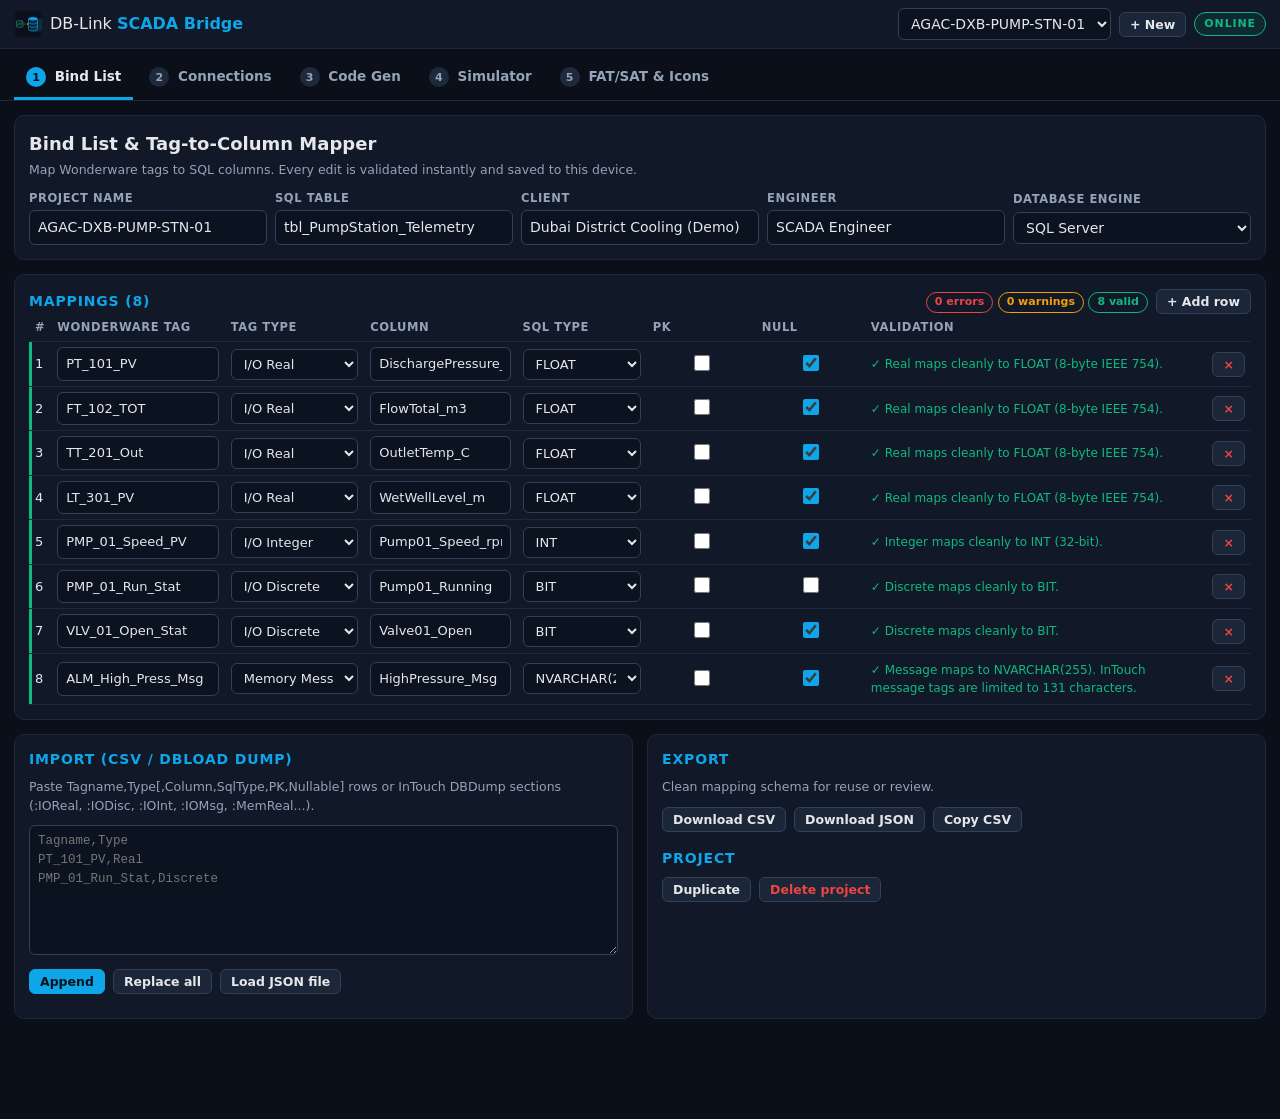
<file: index.html>
<!doctype html>
<html lang="en">
<head>
<meta charset="utf-8">
<meta name="viewport" content="width=device-width, initial-scale=1, viewport-fit=cover">
<title>DB-Link SCADA Bridge</title>
<meta name="description" content="Wonderware / AVEVA SQL integration toolkit: tag-to-column mapping, script generation, storage estimation and FAT/SAT docs.">
<meta name="theme-color" content="#0EA5E9">
<link rel="manifest" href="manifest.webmanifest">
<link rel="icon" type="image/svg+xml" href="favicon.svg">
<link rel="icon" type="image/png" sizes="32x32" href="icons/favicon-32x32.png">
<link rel="icon" type="image/png" sizes="16x16" href="icons/favicon-16x16.png">
<meta name="mobile-web-app-capable" content="yes">
<meta name="apple-mobile-web-app-capable" content="yes">
<meta name="apple-mobile-web-app-status-bar-style" content="black-translucent">
<meta name="apple-mobile-web-app-title" content="DB-Link SCADA">
<link rel="apple-touch-icon" href="icons/apple-touch-icon.png">
<link rel="apple-touch-icon" sizes="152x152" href="icons/icon-152.png">
<link rel="apple-touch-icon" sizes="192x192" href="icons/icon-192.png">
<link rel="stylesheet" href="css/styles.css">
</head>
<body>
<header class="topbar">
  <div class="brand"><img src="favicon.svg" alt="" width="28" height="28"><span>DB-Link <b>SCADA Bridge</b></span></div>
  <div class="top-controls">
    <label class="sr-only" for="projectSelect">Active project</label>
    <select id="projectSelect" title="Active project"></select>
    <button class="btn small" id="newProjectBtn" title="New project">+ New</button>
    <span id="netBadge" class="badge online">ONLINE</span>
    <button class="btn primary small" id="installBtn" hidden>Install App</button>
  </div>
</header>
<div id="updateBar" class="update-bar" hidden>New version available. <button class="btn small" id="updateBtn">Reload</button></div>

<nav class="nav" id="nav">
  <button data-mod="mapper" class="active"><span>1</span> Bind List</button>
  <button data-mod="conn"><span>2</span> Connections</button>
  <button data-mod="code"><span>3</span> Code Gen</button>
  <button data-mod="sim"><span>4</span> Simulator</button>
  <button data-mod="docs"><span>5</span> FAT/SAT &amp; Icons</button>
</nav>

<main>
  <section id="mod-mapper" class="module active"></section>
  <section id="mod-conn" class="module"></section>
  <section id="mod-code" class="module"></section>
  <section id="mod-sim" class="module"></section>
  <section id="mod-docs" class="module"></section>
</main>
<div id="toast" class="toast" role="status"></div>

<script src="js/scada-engine.js"></script>
<script src="js/icon-generator.js"></script>
<script src="js/app.js"></script>
</body>
</html>
</file>
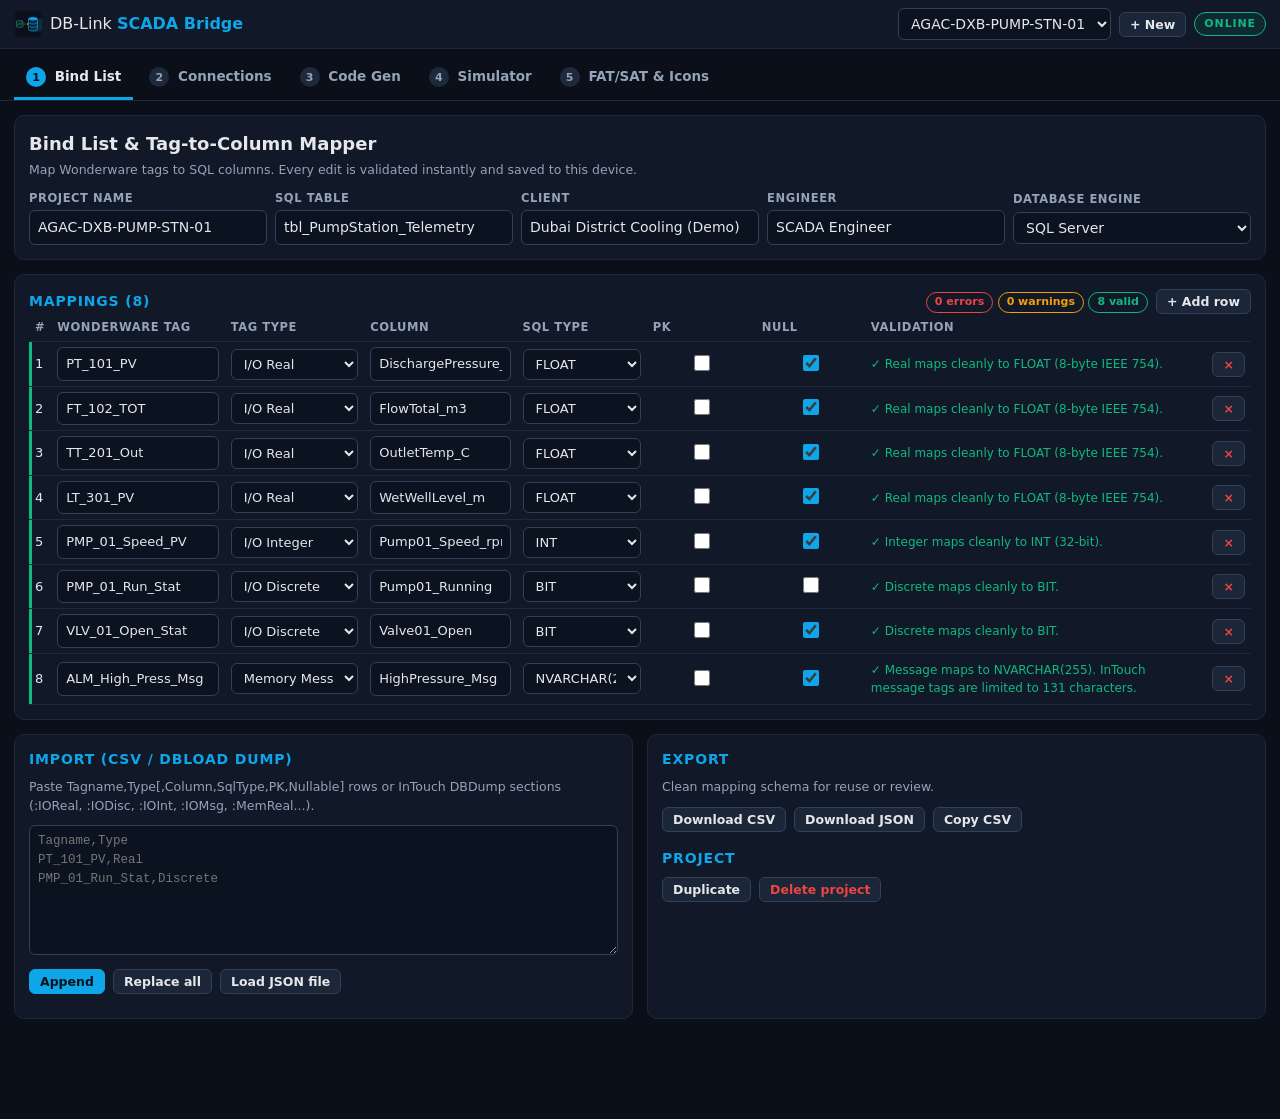
<file: DBLink_SCADA_Bridge_preview.html>
<!doctype html>
<html lang="en">
<head>
<meta charset="utf-8">
<meta name="viewport" content="width=device-width, initial-scale=1, viewport-fit=cover">
<title>DB-Link SCADA Bridge</title>
<meta name="description" content="Wonderware / AVEVA SQL integration toolkit: tag-to-column mapping, script generation, storage estimation and FAT/SAT docs.">
<meta name="theme-color" content="#0EA5E9">
<meta name="mobile-web-app-capable" content="yes">
<meta name="apple-mobile-web-app-capable" content="yes">
<meta name="apple-mobile-web-app-status-bar-style" content="black-translucent">
<meta name="apple-mobile-web-app-title" content="DB-Link SCADA">
<style>
/* DB-Link SCADA Bridge - ISA-101 inspired dark HMI theme */
:root{
  --bg:#0B0F19; --card:#111827; --bd:#1E293B; --bd2:#334155;
  --cy:#0EA5E9; --am:#F59E0B; --gn:#10B981; --rd:#EF4444;
  --tx:#E5E7EB; --mut:#94A3B8;
  --mono:"JetBrains Mono","Fira Code",ui-monospace,Consolas,monospace;
  --sans:Inter,system-ui,-apple-system,"Segoe UI",Roboto,sans-serif;
}
*{box-sizing:border-box}
html,body{margin:0;background:var(--bg);color:var(--tx);font:14px/1.5 var(--sans);-webkit-text-size-adjust:100%}
body{padding-top:env(safe-area-inset-top);min-height:100vh;padding-bottom:72px}
.sr-only{position:absolute;width:1px;height:1px;overflow:hidden;clip:rect(0 0 0 0)}
h2{font-size:18px;margin:0 0 4px}
h3{font-size:14px;margin:0 0 8px;color:var(--cy);text-transform:uppercase;letter-spacing:.06em}
p.hint,.hint{color:var(--mut);font-size:12.5px;margin:2px 0 10px}
code,pre,textarea.code,.mono{font-family:var(--mono)}

/* top bar */
.topbar{position:sticky;top:0;z-index:20;display:flex;flex-wrap:wrap;gap:8px;align-items:center;justify-content:space-between;
  background:var(--card);border-bottom:1px solid var(--bd);padding:8px 14px;padding-top:calc(8px + env(safe-area-inset-top))}
.brand{display:flex;align-items:center;gap:8px;font-weight:500;font-size:16px}
.brand b{color:var(--cy)}
.top-controls{display:flex;gap:8px;align-items:center;flex-wrap:wrap}
.badge{font-size:11px;font-weight:800;letter-spacing:.08em;padding:3px 9px;border-radius:999px;border:1px solid}
.badge.online{color:var(--gn);border-color:var(--gn);background:rgba(16,185,129,.1)}
.badge.offline{color:var(--am);border-color:var(--am);background:rgba(245,158,11,.1)}
.update-bar{background:var(--am);color:#111;padding:6px 14px;font-weight:600}

/* controls */
select,input,textarea{background:#0B1220;color:var(--tx);border:1px solid var(--bd2);border-radius:6px;padding:6px 8px;font:inherit;max-width:100%}
select:focus,input:focus,textarea:focus,.btn:focus-visible,button:focus-visible{outline:2px solid var(--cy);outline-offset:1px}
input[type=checkbox]{width:16px;height:16px;accent-color:var(--cy)}
.btn{background:#1B2638;color:var(--tx);border:1px solid var(--bd2);border-radius:6px;padding:8px 14px;font-weight:600;cursor:pointer;font-family:inherit}
.btn:hover{border-color:var(--cy)}
.btn.primary{background:var(--cy);border-color:var(--cy);color:#03131d}
.btn.danger{color:var(--rd)}
.btn.small{padding:4px 10px;font-size:12.5px}
.btn[hidden]{display:none}

/* nav */
.nav{display:flex;gap:4px;padding:8px 14px 0;overflow-x:auto;border-bottom:1px solid var(--bd);background:var(--bg)}
.nav button{background:none;border:0;border-bottom:3px solid transparent;color:var(--mut);padding:10px 12px;cursor:pointer;font-weight:600;white-space:nowrap;font-family:inherit;font-size:13.5px}
.nav button span{display:inline-grid;place-items:center;width:20px;height:20px;border-radius:50%;background:var(--bd);font-size:11px;margin-right:4px}
.nav button.active{color:var(--tx);border-bottom-color:var(--cy)}
.nav button.active span{background:var(--cy);color:#03131d}

main{padding:14px;max-width:1280px;margin:0 auto}
.module{display:none}
.module.active{display:block}
.card{background:var(--card);border:1px solid var(--bd);border-radius:10px;padding:14px;margin-bottom:14px}
.grid{display:grid;gap:14px}
.g2{grid-template-columns:repeat(auto-fit,minmax(320px,1fr))}
.g3{grid-template-columns:repeat(auto-fit,minmax(220px,1fr))}
.row{display:flex;gap:8px;flex-wrap:wrap;align-items:center}
.field{display:flex;flex-direction:column;gap:3px;min-width:140px;flex:1}
.field label{font-size:11.5px;color:var(--mut);font-weight:600;text-transform:uppercase;letter-spacing:.05em}
.field input,.field select{width:100%}

/* table */
.tbl-wrap{overflow-x:auto}
table{width:100%;border-collapse:collapse;font-size:13px}
th,td{padding:5px 6px;border-bottom:1px solid var(--bd);text-align:left;vertical-align:middle}
th{color:var(--mut);font-size:11.5px;text-transform:uppercase;letter-spacing:.05em;white-space:nowrap}
td input,td select{width:100%;min-width:90px}
td.chk{text-align:center;width:60px}
tr.lvl-err td:first-child{box-shadow:inset 3px 0 var(--rd)}
tr.lvl-warn td:first-child{box-shadow:inset 3px 0 var(--am)}
tr.lvl-ok td:first-child{box-shadow:inset 3px 0 var(--gn)}
.issue{font-size:12px;padding:2px 0}
.issue.err{color:var(--rd)} .issue.warn{color:var(--am)} .issue.ok{color:var(--gn)}
.pill{display:inline-block;font-size:11px;font-weight:700;padding:1px 8px;border-radius:999px;border:1px solid}
.pill.err{color:var(--rd);border-color:var(--rd)} .pill.warn{color:var(--am);border-color:var(--am)} .pill.ok{color:var(--gn);border-color:var(--gn)}

/* code */
pre.codeblock{background:#070B14;border:1px solid var(--bd);border-radius:8px;padding:12px;overflow:auto;max-height:560px;margin:0;font-size:12.5px;line-height:1.5;tab-size:2;white-space:pre}
.tk-k{color:#38BDF8;font-weight:600} .tk-s{color:#86EFAC} .tk-c{color:#64748B;font-style:italic} .tk-n{color:#FBBF24}
textarea.code{width:100%;min-height:130px;font-size:12.5px}
.tabs{display:flex;gap:6px;flex-wrap:wrap;margin-bottom:10px}
.tabs button{background:var(--bd);border:1px solid var(--bd2);color:var(--mut);padding:6px 12px;border-radius:6px;cursor:pointer;font-weight:600;font-family:inherit}
.tabs button.active{background:var(--cy);color:#03131d;border-color:var(--cy)}
.alert{border-left:4px solid var(--am);background:rgba(245,158,11,.08);padding:8px 12px;border-radius:4px;font-size:12.5px;margin:8px 0}
.alert.err{border-color:var(--rd);background:rgba(239,68,68,.08)}
.alert.ok{border-color:var(--gn);background:rgba(16,185,129,.08)}

/* stats */
.stat{background:#0B1220;border:1px solid var(--bd);border-radius:8px;padding:10px}
.stat .v{font:700 20px var(--mono);color:var(--cy)}
.stat .l{font-size:11.5px;color:var(--mut);text-transform:uppercase;letter-spacing:.05em}

/* sim */
.live{display:grid;grid-template-columns:repeat(auto-fill,minmax(190px,1fr));gap:8px}
.live .tagbox{background:#0B1220;border:1px solid var(--bd);border-radius:8px;padding:8px}
.live .tagbox .n{font:12px var(--mono);color:var(--mut)}
.live .tagbox .val{font:700 18px var(--mono)}
.led{display:inline-block;width:12px;height:12px;border-radius:50%;background:#374151;margin-right:6px;vertical-align:middle}
.led.on{background:var(--gn);box-shadow:0 0 8px var(--gn)}
.checklist{list-style:none;padding:0;margin:0}
.checklist li{padding:8px 0;border-bottom:1px solid var(--bd)}
.checklist label{display:flex;gap:8px;align-items:flex-start;cursor:pointer}
.checklist b{color:var(--am)}

/* icons */
.icon-grid{display:flex;gap:10px;flex-wrap:wrap}
.icon-grid figure{margin:0;text-align:center;font-size:11px;color:var(--mut)}
.icon-grid canvas{background:repeating-conic-gradient(#1E293B 0 25%,#0B0F19 0 50%) 0 0/12px 12px;border-radius:8px;display:block;margin:0 auto 3px;max-width:96px;max-height:96px}

.toast{position:fixed;left:50%;bottom:84px;transform:translate(-50%,20px);background:var(--cy);color:#03131d;font-weight:700;padding:8px 16px;border-radius:8px;opacity:0;pointer-events:none;transition:.2s;z-index:50}
.toast.show{opacity:1;transform:translate(-50%,0)}

/* mobile: bottom nav */
@media (max-width:720px){
  .nav{position:fixed;bottom:0;left:0;right:0;z-index:30;border-top:1px solid var(--bd);border-bottom:0;background:var(--card);padding:0 4px env(safe-area-inset-bottom);justify-content:space-between}
  .nav button{flex:1;padding:10px 2px;font-size:11px;border-bottom:0;border-top:3px solid transparent;text-align:center}
  .nav button.active{border-top-color:var(--cy)}
  .nav button span{display:block;margin:0 auto 2px}
}

/* print: FAT/SAT report only */
@media print{
  body{background:#fff;color:#000;padding:0}
  .topbar,.nav,.toast,.update-bar,.no-print,.module:not(.active){display:none !important}
  .card{border:0;background:#fff;padding:0}
  #fatPreview{display:block !important;color:#000;font-size:11pt}
  #fatPreview table{border:1px solid #444}
  #fatPreview th,#fatPreview td{border:1px solid #444;color:#000}
}

</style>
</head>
<body>
<header class="topbar">
  <div class="brand"><img src="[data-uri]" alt="" width="28" height="28"><span>DB-Link <b>SCADA Bridge</b></span></div>
  <div class="top-controls">
    <label class="sr-only" for="projectSelect">Active project</label>
    <select id="projectSelect" title="Active project"></select>
    <button class="btn small" id="newProjectBtn" title="New project">+ New</button>
    <span id="netBadge" class="badge online">ONLINE</span>
    <button class="btn primary small" id="installBtn" hidden>Install App</button>
  </div>
</header>
<div id="updateBar" class="update-bar" hidden>New version available. <button class="btn small" id="updateBtn">Reload</button></div>

<nav class="nav" id="nav">
  <button data-mod="mapper" class="active"><span>1</span> Bind List</button>
  <button data-mod="conn"><span>2</span> Connections</button>
  <button data-mod="code"><span>3</span> Code Gen</button>
  <button data-mod="sim"><span>4</span> Simulator</button>
  <button data-mod="docs"><span>5</span> FAT/SAT &amp; Icons</button>
</nav>

<main>
  <section id="mod-mapper" class="module active"></section>
  <section id="mod-conn" class="module"></section>
  <section id="mod-code" class="module"></section>
  <section id="mod-sim" class="module"></section>
  <section id="mod-docs" class="module"></section>
</main>
<div id="toast" class="toast" role="status"></div>

<script>
/* DB-Link SCADA Bridge - engine: validator, parsers, code generators, estimators.
   Pure functions, no DOM access (testable in Node). */
(function (root) {
  'use strict';

  const TAG_TYPES = ['I/O Real', 'I/O Integer', 'I/O Discrete', 'Memory Message', 'ArchestrA Attribute'];
  const SQL_TYPES = ['FLOAT', 'INT', 'BIT', 'NVARCHAR(255)', 'DATETIME2'];
  const INTOUCH_LIMIT = 131; // max characters in an InTouch QuickScript string literal
  const INTOUCH_TAG_LIMIT = 32;

  /* ---------- helpers ---------- */
  const isIdent = (s) => /^[A-Za-z_][A-Za-z0-9_]*$/.test(s || '');
  const q = (s) => '[' + String(s).replace(/]/g, ']]') + ']';
  const esc = (s) => String(s).replace(/&/g, '&amp;').replace(/</g, '&lt;').replace(/>/g, '&gt;');
  const csvCell = (v) => { v = String(v == null ? '' : v); return /[",\n]/.test(v) ? '"' + v.replace(/"/g, '""') + '"' : v; };

  /* ---------- type compatibility ---------- */
  // [level, message]; level: ok | warn | err
  const COMPAT = {
    'I/O Real': {
      FLOAT: ['ok', 'Real maps cleanly to FLOAT (8-byte IEEE 754).'],
      INT: ['warn', 'Real to INT truncates fractional values; scaling or rounding is lost.'],
      BIT: ['err', 'Real cannot map to BIT: analog values collapse to 0/1. Use FLOAT or a discrete tag.'],
      'NVARCHAR(255)': ['warn', 'Real stored as text: breaks numeric aggregation and range indexes. Prefer FLOAT.'],
      DATETIME2: ['err', 'Real cannot map to DATETIME2.']
    },
    'I/O Integer': {
      FLOAT: ['warn', 'Integer widened to FLOAT: valid but wastes space and risks precision on large counters.'],
      INT: ['ok', 'Integer maps cleanly to INT (32-bit).'],
      BIT: ['warn', 'Integer to BIT loses all values except 0/non-zero.'],
      'NVARCHAR(255)': ['warn', 'Integer stored as text: no numeric indexing; use INT.'],
      DATETIME2: ['err', 'Integer cannot map to DATETIME2.']
    },
    'I/O Discrete': {
      FLOAT: ['warn', 'Discrete stored as FLOAT: use BIT.'],
      INT: ['warn', 'Discrete stored as INT: acceptable, but BIT is smaller and clearer.'],
      BIT: ['ok', 'Discrete maps cleanly to BIT.'],
      'NVARCHAR(255)': ['warn', 'Discrete stored as text: use BIT.'],
      DATETIME2: ['err', 'Discrete cannot map to DATETIME2.']
    },
    'Memory Message': {
      FLOAT: ['err', 'Message (string) cannot map to FLOAT.'],
      INT: ['err', 'Message (string) cannot map to INT.'],
      BIT: ['err', 'Message (string) cannot map to BIT.'],
      'NVARCHAR(255)': ['ok', 'Message maps to NVARCHAR(255). InTouch message tags are limited to 131 characters.'],
      DATETIME2: ['warn', 'Message to DATETIME2 requires a parseable date string; conversion errors likely.']
    },
    'ArchestrA Attribute': {
      FLOAT: ['warn', 'Confirm the attribute is Float/Double in the IDE; numeric attributes of other types will cast.'],
      INT: ['warn', 'Confirm the attribute is Integer in the IDE.'],
      BIT: ['warn', 'Confirm the attribute is Boolean in the IDE.'],
      'NVARCHAR(255)': ['ok', 'String attributes map to NVARCHAR(255).'],
      DATETIME2: ['ok', 'Time attributes map to DATETIME2 (use UTC to avoid DST gaps).']
    }
  };

  function validateRow(m, all) {
    const issues = [];
    const c = (COMPAT[m.tagType] || {})[m.sqlType];
    if (c) issues.push({ level: c[0], msg: c[1] });
    else issues.push({ level: 'err', msg: 'Unknown tag or SQL type combination.' });
    if (!m.tag) issues.push({ level: 'err', msg: 'Tagname is empty.' });
    if (!isIdent(m.col)) issues.push({ level: 'err', msg: 'Column name must be a valid identifier (letters, digits, underscore; no leading digit).' });
    if (m.tag && m.tag.length > INTOUCH_TAG_LIMIT && /^I\/O|^Memory/.test(m.tagType)) issues.push({ level: 'warn', msg: 'InTouch tagnames are limited to ' + INTOUCH_TAG_LIMIT + ' characters.' });
    if (m.pk && m.nullable) issues.push({ level: 'err', msg: 'A primary key column cannot be nullable.' });
    if (m.pk && /^NVARCHAR/.test(m.sqlType)) issues.push({ level: 'warn', msg: 'NVARCHAR primary key: wide, fragmenting clustered key. Prefer an IDENTITY surrogate plus a time index.' });
    if (m.pk && m.sqlType === 'FLOAT') issues.push({ level: 'warn', msg: 'FLOAT primary key: equality on floating point is unreliable.' });
    if (m.col && all.filter((x) => (x.col || '').toLowerCase() === m.col.toLowerCase()).length > 1) issues.push({ level: 'err', msg: 'Duplicate column name.' });
    if (m.tag && all.filter((x) => (x.tag || '').toLowerCase() === m.tag.toLowerCase()).length > 1) issues.push({ level: 'warn', msg: 'Tag is mapped more than once.' });
    return issues;
  }

  function validate(tags) {
    return tags.map((m) => {
      const issues = validateRow(m, tags);
      const level = issues.some((i) => i.level === 'err') ? 'err' : issues.some((i) => i.level === 'warn') ? 'warn' : 'ok';
      return { level, issues };
    });
  }

  /* ---------- CSV / JSON import-export ---------- */
  function parseCSVLine(line) {
    const out = []; let cur = ''; let inq = false;
    for (let i = 0; i < line.length; i++) {
      const ch = line[i];
      if (inq) {
        if (ch === '"' && line[i + 1] === '"') { cur += '"'; i++; }
        else if (ch === '"') inq = false;
        else cur += ch;
      } else if (ch === '"') inq = true;
      else if (ch === ',' || ch === '\t') { out.push(cur); cur = ''; }
      else cur += ch;
    }
    out.push(cur);
    return out.map((s) => s.trim());
  }

  function guessTagType(raw) {
    const s = (raw || '').toLowerCase();
    if (/discrete|bool|bit/.test(s)) return 'I/O Discrete';
    if (/real|float|double|analog/.test(s)) return 'I/O Real';
    if (/int|long|short|word/.test(s)) return 'I/O Integer';
    if (/message|string|text|msg/.test(s)) return 'Memory Message';
    if (/attr|archestra|\./.test(s)) return 'ArchestrA Attribute';
    return 'I/O Real';
  }
  const defaultSql = (tt) => ({ 'I/O Real': 'FLOAT', 'I/O Integer': 'INT', 'I/O Discrete': 'BIT', 'Memory Message': 'NVARCHAR(255)', 'ArchestrA Attribute': 'FLOAT' }[tt]);
  const toColumn = (tag) => { let c = String(tag).replace(/[^A-Za-z0-9_]/g, '_'); if (/^\d/.test(c)) c = 'T_' + c; return c; };

  /* Accepts the InTouch DBLoad/DBDump ":IOReal" style sections, or a plain CSV
     (Tagname, Type, [Column], [SqlType], [PK], [Nullable]) with optional header. */
  function parseTagCSV(text) {
    const rows = []; const errors = [];
    const lines = String(text || '').split(/\r?\n/).map((l) => l.trim()).filter(Boolean);
    let section = null;
    lines.forEach((line, idx) => {
      const sec = line.match(/^:(\w+)/);
      if (sec) {
        const s = sec[1].toLowerCase();
        if (/^io(real|int|disc|msg)/.test(s) || /^mem(real|int|disc|msg)/.test(s)) {
          section = /real/.test(s) ? 'I/O Real' : /int/.test(s) ? 'I/O Integer' : /disc/.test(s) ? 'I/O Discrete' : 'Memory Message';
        } else section = null;
        return;
      }
      const cells = parseCSVLine(line);
      if (/^tag(name)?$/i.test(cells[0])) return; // header
      if (!cells[0]) { errors.push('Line ' + (idx + 1) + ': empty tagname.'); return; }
      let tagType; let rest;
      if (section) { tagType = section; rest = cells.slice(1); }
      else {
        tagType = TAG_TYPES.includes(cells[1]) ? cells[1] : guessTagType(cells[1]);
        rest = cells.slice(2);
      }
      const tag = cells[0];
      const col = rest[0] && isIdent(rest[0]) ? rest[0] : toColumn(tag);
      const sqlType = SQL_TYPES.includes(rest[1]) ? rest[1] : defaultSql(tagType);
      const truthy = (v) => /^(1|true|yes|y)$/i.test(v || '');
      rows.push({ tag, tagType, col, sqlType, pk: truthy(rest[2]), nullable: rest[3] === undefined || rest[3] === '' ? true : truthy(rest[3]) });
    });
    return { rows, errors };
  }

  function toCSV(tags) {
    const head = 'Tagname,TagType,Column,SqlType,PrimaryKey,Nullable';
    return [head].concat(tags.map((t) => [t.tag, t.tagType, t.col, t.sqlType, t.pk ? 1 : 0, t.nullable ? 1 : 0].map(csvCell).join(','))).join('\r\n');
  }

  /* ---------- 131-character chunker ---------- */
  const qsEscape = (s) => s.replace(/\\/g, '\\\\').replace(/"/g, '\\"');
  // Split SQL into pieces whose escaped form fits in a QuickScript literal.
  function chunkSQL(sql, limit) {
    limit = limit || INTOUCH_LIMIT;
    const flat = String(sql).replace(/\s+/g, ' ').trim();
    const parts = []; let cur = '';
    // tokens keep trailing separators so pieces break on spaces/commas, never inside a word
    const tokens = flat.match(/[^ ,()]+[ ,()]*|[ ,()]+/g) || [];
    const fits = (s) => qsEscape(s).length <= limit;
    tokens.forEach((tok) => {
      if (fits(cur + tok)) { cur += tok; return; }
      if (cur) { parts.push(cur); cur = ''; }
      while (!fits(tok)) { // single token longer than limit: hard split
        let n = tok.length; while (n > 1 && !fits(tok.slice(0, n))) n--;
        parts.push(tok.slice(0, n)); tok = tok.slice(n);
      }
      cur = tok;
    });
    if (cur) parts.push(cur);
    return parts;
  }

  /* ---------- InTouch QuickScript ---------- */
  function tagExpr(m) {
    if (m.tagType === 'I/O Real' || m.tagType === 'ArchestrA Attribute' && m.sqlType === 'FLOAT') return 'StringFromReal(' + m.tag + ', 3, "f")';
    if (m.tagType === 'I/O Integer' || m.sqlType === 'INT') return 'StringFromIntg(' + m.tag + ', 10)';
    if (m.sqlType === 'BIT') return null; // handled with IF
    return null;
  }

  function genQuickScript(p) {
    const tags = p.tags; const t = p.table || 'tbl_Telemetry';
    const dsn = (p.conn && p.conn.dsn) || 'DBLink_ODBC';
    const cols = tags.map((m) => m.col);
    const L = [];
    L.push('{ ======================================================================');
    L.push('  DB-Link SCADA Bridge : InTouch SQL Access (QuickScript)');
    L.push('  Project : ' + p.name + '    Table : ' + t);
    L.push('  Create memory tags first: SQLConn (Integer), SQLResult (Integer),');
    L.push('  SQLMsg (Message), SQLBusy (Discrete), SQLLogNow (Discrete trigger).');
    L.push('  NOTE: every string literal in QuickScript is limited to ' + INTOUCH_LIMIT + ' characters;');
    L.push('  long statements below are split with SQLSetStatement / SQLAppendStatement.');
    L.push('  ====================================================================== }');
    L.push('');
    L.push('{ ---- 1. Application script: ON STARTUP -------------------------------- }');
    L.push('SQLConn = 0;');
    L.push('SQLResult = SQLConnect(SQLConn, "DSN=' + dsn + ';");');
    L.push('IF SQLResult <> 0 THEN');
    L.push('  SQLMsg = "SQLConnect failed: " + SQLErrorMsg(SQLResult);');
    L.push('  LogMessage(SQLMsg);');
    L.push('ENDIF;');
    L.push('');
    L.push('{ ---- 2. SQLInsert via Bind List (simple, no length issue) ------------- }');
    L.push('{ Bind list "BL_' + t + '" is defined in SQL Access Manager:');
    tags.forEach((m) => L.push('    ' + m.col.padEnd(24) + ' <- ' + m.tag));
    L.push('}');
    L.push('SQLResult = SQLInsert(SQLConn, "' + t + '", "BL_' + t + '");');
    L.push('IF SQLResult <> 0 THEN');
    L.push('  SQLMsg = "SQLInsert failed (" + StringFromIntg(SQLResult, 10) + "): " + SQLErrorMsg(SQLResult);');
    L.push('  LogMessage(SQLMsg);');
    L.push('ENDIF;');
    L.push('');
    L.push('{ ---- 3. SQLUpdate (latest-values row) --------------------------------- }');
    L.push('SQLResult = SQLUpdate(SQLConn, "' + t + '", "BL_' + t + '", "Id = 1");');
    L.push('IF SQLResult <> 0 THEN');
    L.push('  LogMessage("SQLUpdate failed: " + SQLErrorMsg(SQLResult));');
    L.push('ENDIF;');
    L.push('');
    L.push('{ ---- 4. SQLSelect ----------------------------------------------------- }');
    L.push('SQLResult = SQLSelect(SQLConn, "' + t + '", "BL_' + t + '", "LogTime > DATEADD(hour,-1,GETDATE())", "LogTime DESC");');
    L.push('IF SQLResult <> 0 THEN');
    L.push('  LogMessage("SQLSelect failed: " + SQLErrorMsg(SQLResult));');
    L.push('ELSE');
    L.push('  SQLFirst(SQLConn);');
    L.push('ENDIF;');
    L.push('');
    L.push('{ ---- 5. Long INSERT built from live tag values (131-char safe) -------- }');
    L.push('{ Condition script: SQLLogNow  On True }');
    L.push('IF SQLBusy == 0 THEN');
    L.push('  SQLBusy = 1;');
    const head = 'INSERT INTO ' + t + ' (' + cols.join(', ') + ') VALUES (';
    chunkSQL(head).forEach((c, i) => {
      L.push('  ' + (i === 0 ? 'SQLResult = SQLSetStatement' : 'SQLResult = SQLAppendStatement') + '(SQLConn, "' + qsEscape(c) + '");');
    });
    L.push('  IF SQLResult <> 0 THEN LogMessage("Statement build failed: " + SQLErrorMsg(SQLResult)); ENDIF;');
    tags.forEach((m, i) => {
      const sep = i < tags.length - 1 ? ', ' : ')';
      L.push('  { ' + m.col + ' <- ' + m.tag + ' }');
      if (m.sqlType === 'BIT') {
        L.push('  IF ' + m.tag + ' THEN SQLResult = SQLAppendStatement(SQLConn, "1' + sep + '");');
        L.push('  ELSE SQLResult = SQLAppendStatement(SQLConn, "0' + sep + '"); ENDIF;');
      } else if (m.sqlType === 'NVARCHAR(255)') {
        L.push('  SQLResult = SQLAppendStatement(SQLConn, "N\'" + StringReplace(' + m.tag + ', "\'", "\'\'", 1) + "\'' + sep + '");');
      } else if (m.sqlType === 'DATETIME2') {
        L.push('  SQLResult = SQLAppendStatement(SQLConn, "\'" + ' + m.tag + ' + "\'' + sep + '");');
      } else {
        L.push('  SQLResult = SQLAppendStatement(SQLConn, ' + tagExpr(m) + ' + "' + sep + '");');
      }
    });
    L.push('  SQLResult = SQLExecute(SQLConn, "");');
    L.push('  IF SQLResult <> 0 THEN');
    L.push('    SQLMsg = "SQLExecute failed (" + StringFromIntg(SQLResult, 10) + "): " + SQLErrorMsg(SQLResult);');
    L.push('    LogMessage(SQLMsg);');
    L.push('  ENDIF;');
    L.push('  SQLBusy = 0;');
    L.push('ENDIF;');
    L.push('');
    L.push('{ ---- 6. Long static SELECT, chunked by the generator ------------------ }');
    const sel = 'SELECT ' + cols.join(', ') + ' FROM ' + t + ' WHERE LogTime >= DATEADD(minute, -15, GETDATE()) ORDER BY LogTime DESC';
    const selParts = chunkSQL(sel);
    selParts.forEach((c, i) => {
      L.push('SQLResult = ' + (i === 0 ? 'SQLSetStatement' : 'SQLAppendStatement') + '(SQLConn, "' + qsEscape(c) + '");   { ' + qsEscape(c).length + ' chars }');
    });
    L.push('IF SQLResult <> 0 THEN LogMessage("Chunked SELECT failed: " + SQLErrorMsg(SQLResult)); ENDIF;');
    L.push('');
    L.push('{ ---- 7. Application script: ON SHUTDOWN ------------------------------- }');
    L.push('SQLResult = SQLDisconnect(SQLConn);');
    L.push('IF SQLResult <> 0 THEN LogMessage("SQLDisconnect failed: " + SQLErrorMsg(SQLResult)); ENDIF;');
    return L.join('\n');
  }

  /* ---------- ArchestrA C# ---------- */
  function genArchestra(p) {
    const t = p.table || 'tbl_Telemetry';
    const sp = 'usp_InsertScadaTelemetry';
    const L = [];
    L.push('// ======================================================================');
    L.push('// DB-Link SCADA Bridge : ArchestrA object script (.NET)');
    L.push('// Project: ' + p.name + '   Table: ' + t);
    L.push('// Intended pattern: script only ENQUEUES a snapshot; a background worker');
    L.push('// performs the SQL call so the AppEngine scan is never blocked.');
    L.push('// QuickScript.NET uses a C#-like syntax; adapt namespace imports and');
    L.push('// attribute access to your galaxy (or place this in a Script Function Library).');
    L.push('// ======================================================================');
    L.push('using System;');
    L.push('using System.Collections.Concurrent;');
    L.push('using System.Data;');
    L.push('using System.Data.SqlClient;');
    L.push('using System.Threading;');
    L.push('');
    L.push('public static class DbLinkLogger');
    L.push('{');
    L.push('    const string ConnStr = "Data Source=SQLSRV01;Initial Catalog=ScadaDB;Integrated Security=SSPI;" +');
    L.push('        "Connection Timeout=5;Pooling=true;Min Pool Size=2;Max Pool Size=20;Application Name=ArchestrA_AppEngine";');
    L.push('    static readonly ConcurrentQueue<object[]> Queue = new ConcurrentQueue<object[]>();');
    L.push('    static int _running; static int _dropped;');
    L.push('    const int MaxQueue = 5000;');
    L.push('');
    L.push('    // Called from the object script: cheap, non-blocking.');
    L.push('    public static void Enqueue(' + p.tags.map((m) => csType(m) + ' ' + camel(m.col)).join(', ') + ')');
    L.push('    {');
    L.push('        if (Queue.Count >= MaxQueue) { Interlocked.Increment(ref _dropped); return; }');
    L.push('        Queue.Enqueue(new object[] { ' + p.tags.map((m) => camel(m.col)).join(', ') + ' });');
    L.push('        if (Interlocked.CompareExchange(ref _running, 1, 0) == 0)');
    L.push('            ThreadPool.QueueUserWorkItem(_ => Drain());');
    L.push('    }');
    L.push('');
    L.push('    static void Drain()');
    L.push('    {');
    L.push('        SqlConnection cn = null;');
    L.push('        try');
    L.push('        {');
    L.push('            cn = new SqlConnection(ConnStr);');
    L.push('            cn.Open();');
    L.push('            object[] row;');
    L.push('            while (Queue.TryDequeue(out row))');
    L.push('            {');
    L.push('                using (var cmd = new SqlCommand("dbo.' + sp + '", cn))');
    L.push('                {');
    L.push('                    cmd.CommandType = CommandType.StoredProcedure;');
    L.push('                    cmd.CommandTimeout = 5;');
    p.tags.forEach((m, i) => {
      L.push('                    cmd.Parameters.Add("@' + m.col + '", SqlDbType.' + sqlDbType(m.sqlType) + (m.sqlType.startsWith('NVARCHAR') ? ', 255' : '') + ').Value = row[' + i + '] ?? (object)DBNull.Value;');
    });
    L.push('                    cmd.ExecuteNonQuery();');
    L.push('                }');
    L.push('            }');
    L.push('        }');
    L.push('        catch (SqlException ex)');
    L.push('        {');
    L.push('            LogError("DbLink SQL error " + ex.Number + ": " + ex.Message);');
    L.push('        }');
    L.push('        catch (Exception ex)');
    L.push('        {');
    L.push('            LogError("DbLink error: " + ex.Message);');
    L.push('        }');
    L.push('        finally');
    L.push('        {');
    L.push('            if (cn != null) cn.Dispose();');
    L.push('            Interlocked.Exchange(ref _running, 0);');
    L.push('            if (_dropped > 0) { LogMessage("DbLink dropped " + _dropped + " samples (queue full)"); _dropped = 0; }');
    L.push('        }');
    L.push('    }');
    L.push('');
    L.push('    // Replace with the ArchestrA script logging calls in your environment.');
    L.push('    static void LogMessage(string s) { /* LogMessage(s); */ }');
    L.push('    static void LogError(string s)   { /* LogError(s);   */ }');
    L.push('}');
    L.push('');
    L.push('// ---- Object script (execute on trigger / periodic, e.g. 5 s) -----------');
    L.push('// DbLinkLogger.Enqueue(' + p.tags.map((m) => 'Me.' + m.tag).join(', ') + ');');
    return L.join('\n');
  }
  function camel(s) { return String(s).charAt(0).toLowerCase() + String(s).slice(1); }
  function csType(m) { return { FLOAT: 'double', INT: 'int', BIT: 'bool', 'NVARCHAR(255)': 'string', DATETIME2: 'DateTime' }[m.sqlType] || 'object'; }
  function sqlDbType(t) { return { FLOAT: 'Float', INT: 'Int', BIT: 'Bit', 'NVARCHAR(255)': 'NVarChar', DATETIME2: 'DateTime2' }[t] || 'Variant'; }

  /* ---------- SQL DDL / dialects ---------- */
  const DIALECT_TYPES = {
    mssql:    { FLOAT: 'FLOAT', INT: 'INT', BIT: 'BIT', 'NVARCHAR(255)': 'NVARCHAR(255)', DATETIME2: 'DATETIME2(3)' },
    postgres: { FLOAT: 'DOUBLE PRECISION', INT: 'INTEGER', BIT: 'BOOLEAN', 'NVARCHAR(255)': 'VARCHAR(255)', DATETIME2: 'TIMESTAMPTZ' },
    mysql:    { FLOAT: 'DOUBLE', INT: 'INT', BIT: 'TINYINT(1)', 'NVARCHAR(255)': 'VARCHAR(255) CHARACTER SET utf8mb4', DATETIME2: 'DATETIME(3)' },
    oracle:   { FLOAT: 'BINARY_DOUBLE', INT: 'NUMBER(10)', BIT: 'NUMBER(1)', 'NVARCHAR(255)': 'NVARCHAR2(255)', DATETIME2: 'TIMESTAMP(3)' }
  };

  function genDDL(p, dialect) {
    dialect = dialect || 'mssql';
    const t = p.table || 'tbl_Telemetry'; const T = DIALECT_TYPES[dialect]; const tags = p.tags;
    const L = [];
    L.push('-- DB-Link SCADA Bridge : DDL (' + dialect + ')   Project: ' + p.name);
    if (dialect === 'postgres') {
      L.push('CREATE TABLE ' + t + ' (');
      L.push('  Id BIGINT GENERATED ALWAYS AS IDENTITY PRIMARY KEY,');
      L.push('  LogTime TIMESTAMPTZ NOT NULL DEFAULT now(),');
      tags.forEach((m, i) => L.push('  ' + m.col + ' ' + T[m.sqlType] + (m.nullable ? '' : ' NOT NULL') + (i < tags.length - 1 ? ',' : '')));
      L.push(');');
      L.push('CREATE INDEX ix_' + t + '_LogTime ON ' + t + ' USING BRIN (LogTime);');
      return L.join('\n');
    }
    if (dialect === 'mysql') {
      L.push('CREATE TABLE ' + t + ' (');
      L.push('  Id BIGINT NOT NULL AUTO_INCREMENT,');
      L.push('  LogTime DATETIME(3) NOT NULL DEFAULT CURRENT_TIMESTAMP(3),');
      tags.forEach((m) => L.push('  ' + m.col + ' ' + T[m.sqlType] + (m.nullable ? ' NULL' : ' NOT NULL') + ','));
      L.push('  PRIMARY KEY (Id),');
      L.push('  KEY ix_LogTime (LogTime)');
      L.push(') ENGINE=InnoDB;');
      return L.join('\n');
    }
    if (dialect === 'oracle') {
      L.push('CREATE TABLE ' + t + ' (');
      L.push('  Id NUMBER GENERATED ALWAYS AS IDENTITY PRIMARY KEY,');
      L.push('  LogTime TIMESTAMP(3) DEFAULT SYSTIMESTAMP NOT NULL,');
      tags.forEach((m, i) => L.push('  ' + m.col + ' ' + T[m.sqlType] + (m.nullable ? '' : ' NOT NULL') + (i < tags.length - 1 ? ',' : '')));
      L.push(');');
      L.push('CREATE INDEX ix_' + t + '_LogTime ON ' + t + ' (LogTime);');
      return L.join('\n');
    }
    // SQL Server
    L.push('SET ANSI_NULLS ON; SET QUOTED_IDENTIFIER ON;');
    L.push('GO');
    L.push('CREATE TABLE dbo.' + t + ' (');
    L.push('  Id       BIGINT IDENTITY(1,1) NOT NULL,');
    L.push('  LogTime  DATETIME2(3) NOT NULL CONSTRAINT DF_' + t + '_LogTime DEFAULT SYSUTCDATETIME(),');
    tags.forEach((m) => L.push('  ' + m.col.padEnd(24) + T[m.sqlType] + (m.nullable ? ' NULL' : ' NOT NULL') + ','));
    L.push('  CONSTRAINT PK_' + t + ' PRIMARY KEY NONCLUSTERED (Id)');
    L.push(');');
    L.push('GO');
    L.push('-- Time-series access: cluster on time (append-only, avoids page splits)');
    L.push('CREATE CLUSTERED INDEX CIX_' + t + '_LogTime ON dbo.' + t + ' (LogTime, Id) WITH (FILLFACTOR = 100, DATA_COMPRESSION = PAGE);');
    const keys = tags.filter((m) => m.pk && !m.nullable);
    keys.forEach((m) => L.push('CREATE NONCLUSTERED INDEX IX_' + t + '_' + m.col + ' ON dbo.' + t + ' (' + m.col + ', LogTime);'));
    L.push('GO');
    L.push('');
    L.push('-- Parameterised insert procedure');
    L.push('CREATE OR ALTER PROCEDURE dbo.usp_InsertScadaTelemetry');
    tags.forEach((m, i) => L.push('  @' + m.col + ' ' + T[m.sqlType] + ' = NULL' + (i < tags.length - 1 ? ',' : '')));
    L.push('AS');
    L.push('BEGIN');
    L.push('  SET NOCOUNT ON; SET XACT_ABORT ON;');
    L.push('  BEGIN TRY');
    L.push('    INSERT INTO dbo.' + t + ' (' + tags.map((m) => m.col).join(', ') + ')');
    L.push('    VALUES (' + tags.map((m) => '@' + m.col).join(', ') + ');');
    L.push('  END TRY');
    L.push('  BEGIN CATCH');
    L.push("    DECLARE @msg NVARCHAR(2048) = ERROR_MESSAGE();");
    L.push('    THROW 50001, @msg, 1;');
    L.push('  END CATCH');
    L.push('END');
    L.push('GO');
    L.push('');
    L.push('-- Retention: delete in small batches to avoid log bloat and lock escalation');
    L.push('WHILE 1 = 1');
    L.push('BEGIN');
    L.push('  DELETE TOP (5000) FROM dbo.' + t + ' WHERE LogTime < DATEADD(DAY, -90, SYSUTCDATETIME());');
    L.push('  IF @@ROWCOUNT = 0 BREAK;');
    L.push('END');
    return L.join('\n');
  }

  /* ---------- Historian ---------- */
  function genHistorian(p) {
    const analog = p.tags.filter((m) => m.tagType !== 'Memory Message').slice(0, 4).map((m) => m.tag);
    const names = (analog.length ? analog : ['PT_101_PV']).map((s) => "'" + s + "'").join(', ');
    const L = [];
    L.push('-- AVEVA Historian (InSQL) retrieval templates     Project: ' + p.name);
    L.push('-- Verify table/view names against your Historian version.');
    L.push('');
    L.push('-- 1. Cyclic retrieval: 1 minute resolution over the last 8 hours');
    L.push('SELECT DateTime, TagName, Value, QualityDetail');
    L.push('FROM Runtime.dbo.History');
    L.push('WHERE TagName IN (' + names + ')');
    L.push("  AND wwRetrievalMode = 'Cyclic'");
    L.push('  AND wwResolution = 60000            -- ms');
    L.push("  AND wwQualityRule = 'Good'");
    L.push('  AND DateTime >= DATEADD(HOUR, -8, GETDATE())');
    L.push('  AND DateTime <= GETDATE()');
    L.push('ORDER BY TagName, DateTime;');
    L.push('');
    L.push('-- 2. Hourly aggregates (average, min, max) using the AnalogSummaryHistory view');
    L.push('SELECT StartDateTime, TagName, Average, Minimum, Maximum, PercentGood');
    L.push('FROM Runtime.dbo.AnalogSummaryHistory');
    L.push('WHERE TagName IN (' + names + ')');
    L.push('  AND wwResolution = 3600000');
    L.push('  AND StartDateTime >= DATEADD(DAY, -1, GETDATE())');
    L.push('ORDER BY TagName, StartDateTime;');
    L.push('');
    L.push('-- 3. Delta retrieval (stored changes only, lowest cost)');
    L.push('SELECT DateTime, TagName, Value');
    L.push('FROM Runtime.dbo.History');
    L.push("WHERE TagName = " + names.split(', ')[0]);
    L.push("  AND wwRetrievalMode = 'Delta'");
    L.push('  AND DateTime >= DATEADD(HOUR, -1, GETDATE());');
    L.push('');
    L.push('-- 4. Through a linked server (date literals must be inlined in OPENQUERY)');
    L.push("SELECT * FROM OPENQUERY(INSQL, 'SELECT DateTime, TagName, Value FROM Runtime.dbo.History");
    L.push("  WHERE TagName = ''" + names.split(', ')[0].replace(/'/g, '') + "'' AND wwRetrievalMode = ''Cyclic''");
    L.push("  AND wwResolution = 60000 AND DateTime >= ''2026-10-18 00:00'' AND DateTime <= ''2026-10-18 08:00''');");
    L.push('');
    L.push('-- 5. Alarm history (System Platform alarm DB; WWALMDB on legacy installs)');
    L.push('SELECT TOP (500) AlarmTime, Tag_Name, Alarm_State, Priority, Value, Comment');
    L.push('FROM WWALMDB.dbo.v_AlarmHistory      -- A2ALMDB.dbo.v_AlarmEventHistory on newer systems');
    L.push('WHERE Alarm_State IN (\'UNACK_ALM\', \'ACK_ALM\')');
    L.push('  AND AlarmTime >= DATEADD(DAY, -7, GETDATE())');
    L.push('ORDER BY AlarmTime DESC;');
    return L.join('\n');
  }

  /* ---------- connection strings ---------- */
  function genConnections(c) {
    const srv = c.server || 'SQLSRV01'; const db = c.database || 'ScadaDB';
    const auth = c.auth === 'sql' ? { odbc: 'UID=' + (c.user || 'scada_writer') + ';PWD=' + (c.pass || '<password>') + ';', ado: 'User ID=' + (c.user || 'scada_writer') + ';Password=' + (c.pass || '<password>') + ';' } : { odbc: 'Trusted_Connection=Yes;', ado: 'Integrated Security=SSPI;' };
    const dsn = c.dsn || 'DBLink_ODBC';
    const engine = c.engine || 'mssql';
    const odbcDriver = { mssql: 'ODBC Driver 17 for SQL Server', postgres: 'PostgreSQL Unicode', mysql: 'MySQL ODBC 8.0 Unicode Driver', oracle: 'Oracle in OraClient19Home1' }[engine];
    const out = [];
    out.push({ title: 'InTouch SQL Access Manager - ODBC System DSN', body:
      '[ODBC System DSN: ' + dsn + ']\nDriver  = ' + odbcDriver + '\nServer  = ' + srv + '\nDatabase= ' + db + '\n\n' +
      '[SQLConnect string used by InTouch]\nDSN=' + dsn + ';' + auth.odbc + 'DATABASE=' + db + ';\n\n' +
      '[DSN-less]\nDRIVER={' + odbcDriver + '};SERVER=' + srv + ';DATABASE=' + db + ';' + auth.odbc + '\n\n' +
      '// InTouch is a 32-bit application: create the DSN with C:\\Windows\\SysWOW64\\odbcad32.exe.\n// The default odbcad32.exe (System32) creates 64-bit DSNs that InTouch cannot see.' });
    out.push({ title: 'InTouch / OLE DB provider', body:
      'Provider=MSOLEDBSQL;Data Source=' + srv + ';Initial Catalog=' + db + ';' + auth.ado + 'Use Encryption for Data=Optional;\n' +
      '// Legacy: Provider=SQLNCLI11;  (deprecated, use MSOLEDBSQL where available)' });
    out.push({ title: 'ArchestrA / System Platform - ADO.NET SqlClient', body:
      'Data Source=' + srv + ';Initial Catalog=' + db + ';' + auth.ado +
      'Connection Timeout=' + (c.timeout || 5) + ';Pooling=true;Min Pool Size=' + (c.minPool || 2) + ';Max Pool Size=' + (c.maxPool || 20) + ';' +
      (c.failover ? 'Failover Partner=' + c.failover + ';' : '') +
      'MultiSubnetFailover=False;Application Name=ArchestrA_AppEngine;Encrypt=True;TrustServerCertificate=True;\n\n' +
      '// Use CommandTimeout <= the script execution interval; open late, close early (pooling reuses sockets).\n' +
      '// aaDBAccess users: pass the same server/database in the aaDBAccess connection dialog.' });
    out.push({ title: 'AVEVA Historian (InSQL) - Linked Server', body:
      "EXEC master.dbo.sp_addlinkedserver @server = N'INSQL', @srvproduct = N'', @provider = N'MSOLEDBSQL', @datasrc = N'" + (c.historian || 'HISTSRV01') + "';\n" +
      "EXEC master.dbo.sp_addlinkedsrvlogin @rmtsrvname = N'INSQL', @useself = N'False', @rmtuser = N'" + (c.histUser || 'wwUser') + "', @rmtpassword = N'<password>';\n" +
      "EXEC master.dbo.sp_serveroption N'INSQL', N'rpc out', N'true';\n\n" +
      "SELECT * FROM OPENQUERY(INSQL, 'SELECT TOP 10 DateTime, TagName, Value FROM Runtime.dbo.History WHERE TagName = ''" + (c.sampleTag || 'PT_101_PV') + "'' AND wwRetrievalMode = ''Cyclic'' AND wwResolution = 60000 AND DateTime >= DATEADD(HOUR,-1,GETDATE())');" });
    return out;
  }

  /* ---------- storage estimator ---------- */
  function estimateStorage(o) {
    const tags = +o.tags || 0; const scanSec = Math.max(0.001, (+o.scan || 1) * (o.unit === 'ms' ? 0.001 : 1));
    const days = +o.days || 0; const rowBytes = +o.rowBytes || 46; const idx = 1 + (+o.indexPct || 30) / 100;
    const change = o.mode === 'delta' ? Math.min(1, Math.max(0, (+o.changePct || 15) / 100)) : 1;
    const rowsPerSec = (tags / scanSec) * change;
    const rowsDay = rowsPerSec * 86400;
    const bytesDay = rowsDay * rowBytes * idx;
    const mbDay = bytesDay / 1048576; const gbYear = (bytesDay * 365) / 1073741824; const gbRetention = (bytesDay * days) / 1073741824;
    const batch = Math.max(1, +o.batch || 100);
    const iops = Math.ceil(rowsPerSec / batch) * 2 + Math.ceil(rowsPerSec * rowBytes * idx / 8192) * 0.1; // log + data page flush estimate
    const mbps = (rowsPerSec * rowBytes * 1.5) / 1048576;
    return { rowsPerSec, rowsDay, mbDay, gbYear, gbRetention, iops, mbps };
  }

  /* ---------- simulator ---------- */
  function simulateValue(m, prev, opts) {
    opts = opts || {}; const noise = opts.noise !== false;
    if (m.sqlType === 'BIT' || m.tagType === 'I/O Discrete') return opts.toggle ? !prev : !!prev;
    if (m.sqlType === 'NVARCHAR(255)') return prev && !opts.toggle ? prev : (opts.toggle ? 'HIGH PRESSURE ' + new Date().toISOString().slice(11, 19) : 'NORMAL');
    if (m.sqlType === 'DATETIME2') return new Date().toISOString().slice(0, 23).replace('T', ' ');
    const base = typeof prev === 'number' ? prev : 50;
    if (m.sqlType === 'INT') return Math.max(0, Math.round(base + (noise ? (Math.random() - 0.4) * 10 : 0)));
    if (/TOT/i.test(m.tag)) return +(base + (noise ? Math.random() * 2 : 0)).toFixed(3); // totalizers climb
    return +(Math.min(200, Math.max(0, base + (noise ? (Math.random() - 0.5) * 4 : 0)))).toFixed(3);
  }

  function resolveInsert(p, values) {
    const t = p.table;
    const lit = (m, v) => {
      if (m.sqlType === 'BIT') return v ? '1' : '0';
      if (m.sqlType === 'NVARCHAR(255)') return "N'" + String(v).replace(/'/g, "''") + "'";
      if (m.sqlType === 'DATETIME2') return "'" + v + "'";
      return String(v);
    };
    return 'INSERT INTO dbo.' + t + ' (' + p.tags.map((m) => m.col).join(', ') + ')\nVALUES (' + p.tags.map((m) => lit(m, values[m.tag])).join(', ') + ');';
  }
  function resolveSelect(p) {
    return 'SELECT TOP (100) LogTime, ' + p.tags.map((m) => m.col).join(', ') + '\nFROM dbo.' + p.table + '\nWHERE LogTime >= DATEADD(MINUTE, -15, SYSUTCDATETIME())\nORDER BY LogTime DESC;';
  }

  /* ---------- troubleshooting checklist ---------- */
  const CHECKLIST = [
    { t: 'ODBC 32-bit trap', d: 'InTouch is 32-bit. Create the System DSN with C:\\Windows\\SysWOW64\\odbcad32.exe; a DSN made in System32 is invisible to InTouch (SQLConnect returns a data source error).' },
    { t: 'Deadlocks', d: 'Keep writer transactions short and insert-only; read with SNAPSHOT / READ_COMMITTED_SNAPSHOT. Capture with the system_health extended event or trace flag 1222 and fix access order.' },
    { t: 'Transaction log bloat', d: 'Check log_reuse_wait_desc. Use the right recovery model, schedule log backups, batch retention deletes (5k rows) and avoid long open transactions from stuck connections.' },
    { t: 'Index fragmentation', d: 'Cluster on LogTime (append-only) with FILLFACTOR 100. Reorganise above 10% and rebuild above 30% fragmentation via sys.dm_db_index_physical_stats; keep non-clustered indexes minimal.' },
    { t: 'Per-row inserts', d: 'One INSERT per tag per scan floods the server. Batch into one wide row or table-valued parameters; log on change or at 1-10 s cycles.' },
    { t: 'AppEngine scan overruns', d: 'Never run synchronous SQL in a scan-time script. Queue the data and write from a background thread; set CommandTimeout lower than the script period.' },
    { t: '131-character literal', d: 'Any QuickScript string literal over 131 characters is rejected. Split with SQLSetStatement and SQLAppendStatement (generated automatically in Module 3).' },
    { t: 'Connection lifetime', d: 'Connect once at startup, reconnect on failure with back-off, and always SQLDisconnect on shutdown to avoid exhausting the server connection pool.' },
    { t: 'Time zones', d: 'Store UTC (SYSUTCDATETIME) and convert at reporting; avoid DST gaps and duplicate hours in cyclic trends.' },
    { t: 'Historian queries', d: 'Always bound DateTime and set wwResolution or wwCycleCount; unbounded history queries scan every block and can stall the Historian.' }
  ];

  const api = {
    TAG_TYPES, SQL_TYPES, INTOUCH_LIMIT, CHECKLIST, DIALECT_TYPES,
    validate, validateRow, parseTagCSV, toCSV, chunkSQL, qsEscape, toColumn, defaultSql,
    genQuickScript, genArchestra, genDDL, genHistorian, genConnections,
    estimateStorage, simulateValue, resolveInsert, resolveSelect, esc
  };
  if (typeof module !== 'undefined' && module.exports) module.exports = api;
  else root.ScadaEngine = api;
})(typeof window !== 'undefined' ? window : globalThis);

</script>
<script>
/* DB-Link SCADA Bridge - Canvas icon pack generator (PNG exports, no dependencies). */
(function (root) {
  'use strict';

  const ICONS = [
    { name: 'icon-72.png', size: 72 }, { name: 'icon-96.png', size: 96 }, { name: 'icon-128.png', size: 128 },
    { name: 'icon-144.png', size: 144 }, { name: 'icon-152.png', size: 152 }, { name: 'icon-192.png', size: 192 },
    { name: 'icon-384.png', size: 384 }, { name: 'icon-512.png', size: 512 },
    { name: 'icon-maskable-192.png', size: 192, maskable: true }, { name: 'icon-maskable-512.png', size: 512, maskable: true },
    { name: 'apple-touch-icon.png', size: 180, opaque: true },
    { name: 'favicon-16x16.png', size: 16 }, { name: 'favicon-32x32.png', size: 32 }
  ];

  function rr(ctx, x, y, w, h, r) {
    ctx.beginPath();
    ctx.moveTo(x + r, y); ctx.arcTo(x + w, y, x + w, y + h, r); ctx.arcTo(x + w, y + h, x, y + h, r);
    ctx.arcTo(x, y + h, x, y, r); ctx.arcTo(x, y, x + w, y, r); ctx.closePath();
  }

  // Draws the SCADA -> DB emblem. Design grid is 512x512.
  function draw(ctx, size, opts) {
    opts = opts || {};
    const s = size / 512;
    ctx.clearRect(0, 0, size, size);
    ctx.save();
    ctx.scale(s, s);
    // background: maskable and opaque icons fill the full square (OS applies its own mask)
    ctx.fillStyle = '#0B0F19';
    if (opts.maskable || opts.opaque) ctx.fillRect(0, 0, 512, 512); else { rr(ctx, 0, 0, 512, 512, 96); ctx.fill(); }
    if (!opts.maskable && !opts.opaque) {
      ctx.strokeStyle = '#1E293B'; ctx.lineWidth = 8; rr(ctx, 16, 16, 480, 480, 84); ctx.stroke();
    }
    // maskable safe zone is the inner 80%; shrink the emblem to ~70%
    if (opts.maskable) { ctx.translate(256, 256); ctx.scale(0.7, 0.7); ctx.translate(-256, -256); }

    // SCADA node
    ctx.fillStyle = '#111827'; ctx.strokeStyle = '#10B981'; ctx.lineWidth = 10;
    rr(ctx, 48, 196, 112, 120, 14); ctx.fill(); ctx.stroke();
    ctx.beginPath(); ctx.moveTo(68, 280); ctx.lineTo(92, 244); ctx.lineTo(112, 268); ctx.lineTo(140, 220);
    ctx.lineCap = 'round'; ctx.lineJoin = 'round'; ctx.stroke();

    // bridge arrow
    ctx.strokeStyle = '#F59E0B'; ctx.lineWidth = 12; ctx.setLineDash([14, 12]);
    ctx.beginPath(); ctx.moveTo(160, 256); ctx.lineTo(244, 256); ctx.stroke(); ctx.setLineDash([]);
    ctx.fillStyle = '#F59E0B'; ctx.beginPath(); ctx.moveTo(244, 236); ctx.lineTo(276, 256); ctx.lineTo(244, 276); ctx.closePath(); ctx.fill();

    // database cylinder
    ctx.fillStyle = 'rgba(14,165,233,0.18)';
    ctx.beginPath(); ctx.moveTo(264, 160); ctx.lineTo(264, 352); ctx.ellipse(346, 352, 82, 30, 0, Math.PI, 0, true); ctx.lineTo(428, 160); ctx.closePath(); ctx.fill();
    ctx.fillStyle = '#0EA5E9'; ctx.beginPath(); ctx.ellipse(346, 160, 82, 30, 0, 0, Math.PI * 2); ctx.fill();
    ctx.strokeStyle = '#0EA5E9'; ctx.lineWidth = 12;
    ctx.beginPath(); ctx.moveTo(264, 160); ctx.lineTo(264, 352); ctx.ellipse(346, 352, 82, 30, 0, Math.PI, 0, true); ctx.lineTo(428, 160); ctx.stroke();
    ctx.lineWidth = 10;
    [224, 288].forEach((y) => { ctx.beginPath(); ctx.ellipse(346, y, 82, 30, 0, 0, Math.PI); ctx.stroke(); });
    ctx.restore();
  }

  function render(canvas, size, opts) {
    canvas.width = size; canvas.height = size;
    draw(canvas.getContext('2d'), size, opts);
    return canvas;
  }

  function toBlob(entry) {
    return new Promise((resolve) => {
      const c = document.createElement('canvas');
      render(c, entry.size, entry);
      c.toBlob((b) => resolve(b), 'image/png');
    });
  }

  function download(blob, name) {
    const a = document.createElement('a');
    a.href = URL.createObjectURL(blob); a.download = name;
    document.body.appendChild(a); a.click(); a.remove();
    setTimeout(() => URL.revokeObjectURL(a.href), 4000);
  }

  const wait = (ms) => new Promise((r) => setTimeout(r, ms));

  async function downloadAll(onProgress) {
    for (let i = 0; i < ICONS.length; i++) {
      const blob = await toBlob(ICONS[i]);
      download(blob, ICONS[i].name);
      if (onProgress) onProgress(i + 1, ICONS.length, ICONS[i].name);
      await wait(250); // browsers throttle rapid multi-downloads
    }
  }

  // Stores PNGs without compression into one ZIP so a single download holds the full pack.
  function crc32(buf) {
    let c, crc = 0xFFFFFFFF;
    if (!crc32.t) { crc32.t = []; for (let n = 0; n < 256; n++) { c = n; for (let k = 0; k < 8; k++) c = c & 1 ? 0xEDB88320 ^ (c >>> 1) : c >>> 1; crc32.t[n] = c >>> 0; } }
    for (let i = 0; i < buf.length; i++) crc = crc32.t[(crc ^ buf[i]) & 0xFF] ^ (crc >>> 8);
    return (crc ^ 0xFFFFFFFF) >>> 0;
  }
  async function buildZip() {
    const enc = new TextEncoder(); const files = []; const central = []; let offset = 0;
    const u16 = (n) => [n & 255, (n >> 8) & 255]; const u32 = (n) => [n & 255, (n >> 8) & 255, (n >> 16) & 255, (n >>> 24) & 255];
    for (const e of ICONS) {
      const data = new Uint8Array(await (await toBlob(e)).arrayBuffer());
      const name = enc.encode('icons/' + e.name); const crc = crc32(data);
      const lh = new Uint8Array([0x50, 0x4b, 3, 4, ...u16(20), ...u16(0), ...u16(0), ...u16(0), ...u16(0x21), ...u32(crc), ...u32(data.length), ...u32(data.length), ...u16(name.length), ...u16(0)]);
      files.push(lh, name, data);
      central.push(new Uint8Array([0x50, 0x4b, 1, 2, ...u16(20), ...u16(20), ...u16(0), ...u16(0), ...u16(0), ...u16(0x21), ...u32(crc), ...u32(data.length), ...u32(data.length), ...u16(name.length), ...u16(0), ...u16(0), ...u16(0), ...u16(0), ...u32(0), ...u32(offset)]), name);
      offset += lh.length + name.length + data.length;
    }
    const cdSize = central.reduce((a, b) => a + b.length, 0);
    const end = new Uint8Array([0x50, 0x4b, 5, 6, ...u16(0), ...u16(0), ...u16(ICONS.length), ...u16(ICONS.length), ...u32(cdSize), ...u32(offset), ...u16(0)]);
    return new Blob(files.concat(central, [end]), { type: 'application/zip' });
  }
  async function downloadZip() { download(await buildZip(), 'dblink-scada-icons.zip'); }

  root.IconGenerator = { ICONS, draw, render, downloadAll, downloadZip };
})(window);

</script>
<script>
/* DB-Link SCADA Bridge - UI controller, IndexedDB project manager, PWA wiring. */
(function () {
  'use strict';
  const E = window.ScadaEngine;
  const $ = (s, r) => (r || document).querySelector(s);
  const $$ = (s, r) => Array.from((r || document).querySelectorAll(s));
  const esc = E.esc;
  const attr = (s) => esc(s).replace(/"/g, '&quot;');

  /* ================= IndexedDB ================= */
  const DB_NAME = 'dblink-scada';
  let db = null;
  const mem = { projects: {}, meta: {} }; // fallback when IndexedDB is unavailable

  function openDB() {
    return new Promise((resolve) => {
      try {
        const req = indexedDB.open(DB_NAME, 1);
        req.onupgradeneeded = () => {
          const d = req.result;
          if (!d.objectStoreNames.contains('projects')) d.createObjectStore('projects', { keyPath: 'id' });
          if (!d.objectStoreNames.contains('meta')) d.createObjectStore('meta', { keyPath: 'key' });
        };
        req.onsuccess = () => { db = req.result; resolve(); };
        req.onerror = () => resolve();
        req.onblocked = () => resolve();
      } catch (e) { resolve(); }
    });
  }
  function tx(store, mode, fn) {
    return new Promise((resolve) => {
      if (!db) return resolve(fn(null));
      try {
        const t = db.transaction(store, mode); const os = t.objectStore(store);
        const r = fn(os);
        if (r && r.onsuccess !== undefined) { r.onsuccess = () => resolve(r.result); r.onerror = () => resolve(undefined); }
        else t.oncomplete = () => resolve(r);
      } catch (e) { resolve(undefined); }
    });
  }
  const dbAll = () => db ? tx('projects', 'readonly', (os) => os.getAll()) : Promise.resolve(Object.values(mem.projects));
  const dbPut = (p) => { if (!db) { mem.projects[p.id] = p; return Promise.resolve(); } return tx('projects', 'readwrite', (os) => os.put(p)); };
  const dbDel = (id) => { if (!db) { delete mem.projects[id]; return Promise.resolve(); } return tx('projects', 'readwrite', (os) => os.delete(id)); };
  const metaGet = (k) => db ? tx('meta', 'readonly', (os) => os.get(k)).then((r) => r && r.value) : Promise.resolve(mem.meta[k]);
  const metaSet = (k, v) => { if (!db) { mem.meta[k] = v; return Promise.resolve(); } return tx('meta', 'readwrite', (os) => os.put({ key: k, value: v })); };

  /* ================= state ================= */
  let projects = [];
  let P = null; // active project
  let saveTimer = null;

  const uid = () => 'p' + Date.now().toString(36) + Math.random().toString(36).slice(2, 6);
  const row = (tag, tagType, col, sqlType, pk, nullable) => ({ tag, tagType, col, sqlType, pk: !!pk, nullable: nullable !== false });

  function demoProject() {
    return {
      id: 'demo-agac-dxb-pump-stn-01', name: 'AGAC-DXB-PUMP-STN-01', client: 'Dubai District Cooling (Demo)', engineer: 'SCADA Engineer',
      table: 'tbl_PumpStation_Telemetry', dbEngine: 'mssql',
      conn: { server: 'SQLSRV01', database: 'ScadaDB', auth: 'win', dsn: 'DBLink_ODBC', user: 'scada_writer', pass: '', timeout: 5, minPool: 2, maxPool: 20, failover: 'SQLSRV02', historian: 'HISTSRV01', histUser: 'wwUser', sampleTag: 'PT_101_PV', engine: 'mssql' },
      est: { tags: 500, mode: 'cyclic', scan: 1, unit: 's', days: 365, changePct: 15, rowBytes: 46, indexPct: 30, batch: 100 },
      tags: [
        row('PT_101_PV', 'I/O Real', 'DischargePressure_bar', 'FLOAT'),
        row('FT_102_TOT', 'I/O Real', 'FlowTotal_m3', 'FLOAT'),
        row('TT_201_Out', 'I/O Real', 'OutletTemp_C', 'FLOAT'),
        row('LT_301_PV', 'I/O Real', 'WetWellLevel_m', 'FLOAT'),
        row('PMP_01_Speed_PV', 'I/O Integer', 'Pump01_Speed_rpm', 'INT'),
        row('PMP_01_Run_Stat', 'I/O Discrete', 'Pump01_Running', 'BIT', false, false),
        row('VLV_01_Open_Stat', 'I/O Discrete', 'Valve01_Open', 'BIT'),
        row('ALM_High_Press_Msg', 'Memory Message', 'HighPressure_Msg', 'NVARCHAR(255)')
      ],
      updated: Date.now()
    };
  }
  function blankProject(name) {
    const d = demoProject();
    return { id: uid(), name, client: '', engineer: '', table: 'tbl_Telemetry', dbEngine: 'mssql', conn: Object.assign({}, d.conn), est: Object.assign({}, d.est), tags: [row('NewTag_01', 'I/O Real', 'NewTag_01', 'FLOAT')], updated: Date.now() };
  }

  function save(immediate) {
    P.updated = Date.now();
    clearTimeout(saveTimer);
    const go = () => dbPut(JSON.parse(JSON.stringify(P)));
    if (immediate) return go();
    saveTimer = setTimeout(go, 300);
  }

  /* ================= helpers ================= */
  function toast(msg) {
    const t = $('#toast'); t.textContent = msg; t.classList.add('show');
    clearTimeout(toast.t); toast.t = setTimeout(() => t.classList.remove('show'), 1800);
  }
  function copy(text) {
    const done = () => toast('Copied to clipboard');
    if (navigator.clipboard && window.isSecureContext) navigator.clipboard.writeText(text).then(done, fallback); else fallback();
    function fallback() {
      const ta = document.createElement('textarea'); ta.value = text; ta.style.position = 'fixed'; ta.style.opacity = '0';
      document.body.appendChild(ta); ta.select();
      try { document.execCommand('copy'); done(); } catch (e) { toast('Copy failed'); }
      ta.remove();
    }
  }
  function downloadText(name, text, type) {
    const blob = new Blob([text], { type: type || 'text/plain' });
    const a = document.createElement('a'); a.href = URL.createObjectURL(blob); a.download = name;
    document.body.appendChild(a); a.click(); a.remove(); setTimeout(() => URL.revokeObjectURL(a.href), 3000);
  }
  const slug = (s) => String(s || 'project').replace(/[^A-Za-z0-9_-]+/g, '_');

  const KW = {
    qs: 'IF|THEN|ELSE|ENDIF|AND|OR|NOT|SQLConnect|SQLInsert|SQLUpdate|SQLSelect|SQLDisconnect|SQLSetStatement|SQLAppendStatement|SQLExecute|SQLErrorMsg|SQLFirst|LogMessage|StringFromReal|StringFromIntg|StringReplace',
    cs: 'using|public|static|class|const|string|int|bool|double|object|new|try|catch|finally|while|if|return|void|out|ref|readonly|null|this',
    sql: 'SELECT|FROM|WHERE|INSERT|INTO|VALUES|CREATE|TABLE|INDEX|CLUSTERED|NONCLUSTERED|PRIMARY|KEY|CONSTRAINT|DEFAULT|NOT|NULL|AND|OR|IN|ORDER|BY|GROUP|PROCEDURE|OR|ALTER|AS|BEGIN|END|TRY|CATCH|DECLARE|SET|ON|GO|WHILE|DELETE|TOP|BREAK|IF|THROW|EXEC|WITH|IDENTITY|UNIQUE|USING|GENERATED|ALWAYS|ENGINE|OPENQUERY|DATEADD|GETDATE|SYSUTCDATETIME|BIGINT|INT|INTEGER|BIT|FLOAT|DATETIME2|NVARCHAR|VARCHAR|BOOLEAN|NUMBER|DOUBLE|TIMESTAMP|TIMESTAMPTZ|DATETIME|TINYINT'
  };
  function highlight(code, lang) {
    const kw = lang === 'cs' ? KW.cs + '|SqlConnection|SqlCommand|SqlException|SqlDbType|CommandType|Interlocked|ThreadPool|Exception|DBNull|ConcurrentQueue|Queue' : lang === 'qs' ? KW.qs : KW.sql;
    const re = new RegExp('(\\{[\\s\\S]*?\\}(?=\\n|$)|//.*|--.*|"(?:[^"\\\\\\n]|\\\\.)*"|\'(?:[^\'\\n]|\'\')*\'|\\b(?:' + kw + ')\\b|\\b\\d+(?:\\.\\d+)?\\b)', 'gi');
    return esc(code).replace(re, (m) => {
      if (lang === 'qs' && m[0] === '{') return '<span class="tk-c">' + m + '</span>';
      if (m.startsWith('//') || m.startsWith('--')) return '<span class="tk-c">' + m + '</span>';
      if (m[0] === '"' || m[0] === "'") return '<span class="tk-s">' + m + '</span>';
      if (/^\d/.test(m)) return '<span class="tk-n">' + m + '</span>';
      return '<span class="tk-k">' + m + '</span>';
    });
  }
  function codeBlock(id, code, lang) {
    return '<div class="row no-print" style="justify-content:flex-end;margin-bottom:6px"><button class="btn small" data-copy="' + id + '">Copy</button></div><pre class="codeblock" id="' + id + '" data-raw="' + attr(code) + '">' + highlight(code, lang) + '</pre>';
  }
  function bindCopy(root) {
    $$('[data-copy]', root).forEach((b) => b.addEventListener('click', () => copy($('#' + b.dataset.copy).dataset.raw)));
  }
  const field = (label, id, val, extra) => '<div class="field"><label for="' + id + '">' + label + '</label><input id="' + id + '" value="' + attr(val == null ? '' : val) + '" ' + (extra || '') + '></div>';
  const opts = (list, sel) => list.map((o) => '<option' + (o === sel ? ' selected' : '') + '>' + esc(o) + '</option>').join('');

  /* ================= Module 1: mapper ================= */
  function renderMapper() {
    const el = $('#mod-mapper');
    el.innerHTML =
      '<div class="card"><h2>Bind List &amp; Tag-to-Column Mapper</h2><p class="hint">Map Wonderware tags to SQL columns. Every edit is validated instantly and saved to this device.</p>' +
      '<div class="row">' + field('Project name', 'pName', P.name) + field('SQL table', 'pTable', P.table) + field('Client', 'pClient', P.client) + field('Engineer', 'pEng', P.engineer) +
      '<div class="field"><label for="pDialect">Database engine</label><select id="pDialect">' + [['mssql', 'SQL Server'], ['postgres', 'PostgreSQL'], ['mysql', 'MySQL'], ['oracle', 'Oracle']].map((d) => '<option value="' + d[0] + '"' + (P.dbEngine === d[0] ? ' selected' : '') + '>' + d[1] + '</option>').join('') + '</select></div></div></div>' +
      '<div class="card"><div class="row" style="justify-content:space-between"><h3 style="margin:0">Mappings (<span id="mapCount"></span>)</h3><div class="row"><span id="mapSummary"></span><button class="btn small" id="addRow">+ Add row</button></div></div>' +
      '<div class="tbl-wrap"><table><thead><tr><th>#</th><th>Wonderware tag</th><th>Tag type</th><th>Column</th><th>SQL type</th><th>PK</th><th>Null</th><th>Validation</th><th></th></tr></thead><tbody id="mapBody"></tbody></table></div></div>' +
      '<div class="grid g2"><div class="card"><h3>Import (CSV / DBLoad dump)</h3><p class="hint">Paste Tagname,Type[,Column,SqlType,PK,Nullable] rows or InTouch DBDump sections (:IOReal, :IODisc, :IOInt, :IOMsg, :MemReal...).</p>' +
      '<textarea id="csvIn" class="code" placeholder="Tagname,Type\nPT_101_PV,Real\nPMP_01_Run_Stat,Discrete\n"></textarea>' +
      '<div class="row" style="margin-top:8px"><button class="btn primary small" id="impAppend">Append</button><button class="btn small" id="impReplace">Replace all</button><button class="btn small" id="impFile">Load JSON file</button><input type="file" id="impFileInput" accept=".json,.csv,.txt" hidden></div><div id="impMsg" class="hint"></div></div>' +
      '<div class="card"><h3>Export</h3><p class="hint">Clean mapping schema for reuse or review.</p><div class="row"><button class="btn small" id="expCsv">Download CSV</button><button class="btn small" id="expJson">Download JSON</button><button class="btn small" id="expCopy">Copy CSV</button></div>' +
      '<h3 style="margin-top:16px">Project</h3><div class="row"><button class="btn small" id="dupProj">Duplicate</button><button class="btn small danger" id="delProj">Delete project</button></div></div></div>';

    const body = $('#mapBody');
    function rows() {
      body.innerHTML = P.tags.map((m, i) =>
        '<tr data-i="' + i + '"><td>' + (i + 1) + '</td>' +
        '<td><input data-f="tag" value="' + attr(m.tag) + '" aria-label="Tagname"></td>' +
        '<td><select data-f="tagType">' + opts(E.TAG_TYPES, m.tagType) + '</select></td>' +
        '<td><input data-f="col" value="' + attr(m.col) + '" aria-label="Column"></td>' +
        '<td><select data-f="sqlType">' + opts(E.SQL_TYPES, m.sqlType) + '</select></td>' +
        '<td class="chk"><input type="checkbox" data-f="pk"' + (m.pk ? ' checked' : '') + ' aria-label="Primary key"></td>' +
        '<td class="chk"><input type="checkbox" data-f="nullable"' + (m.nullable ? ' checked' : '') + ' aria-label="Nullable"></td>' +
        '<td class="vcell"></td><td><button class="btn small danger" data-del="' + i + '" aria-label="Delete row">&times;</button></td></tr>').join('');
      validate();
    }
    function validate() {
      const res = E.validate(P.tags);
      $$('tr', body).forEach((tr, i) => {
        tr.className = 'lvl-' + res[i].level;
        $('.vcell', tr).innerHTML = res[i].issues.map((s) => '<div class="issue ' + s.level + '">' + (s.level === 'ok' ? '&#10003; ' : s.level === 'warn' ? '&#9888; ' : '&#10007; ') + esc(s.msg) + '</div>').join('');
      });
      const e = res.filter((r) => r.level === 'err').length; const w = res.filter((r) => r.level === 'warn').length;
      $('#mapCount').textContent = P.tags.length;
      $('#mapSummary').innerHTML = '<span class="pill err">' + e + ' errors</span> <span class="pill warn">' + w + ' warnings</span> <span class="pill ok">' + (res.length - e - w) + ' valid</span>';
    }
    rows();

    body.addEventListener('input', (ev) => {
      const t = ev.target; const f = t.dataset.f; if (!f) return;
      const i = +t.closest('tr').dataset.i; const m = P.tags[i];
      m[f] = t.type === 'checkbox' ? t.checked : t.value;
      if (f === 'tagType' && ev.type === 'input' && t.tagName === 'SELECT') { m.sqlType = E.defaultSql(m.tagType); $('[data-f=sqlType]', t.closest('tr')).value = m.sqlType; }
      if (f === 'pk' && m.pk) { m.nullable = false; $('[data-f=nullable]', t.closest('tr')).checked = false; }
      validate(); save();
    });
    body.addEventListener('click', (ev) => {
      const d = ev.target.closest('[data-del]'); if (!d) return;
      P.tags.splice(+d.dataset.del, 1); save(); rows();
    });
    $('#addRow').onclick = () => { const n = P.tags.length + 1; P.tags.push(row('NewTag_' + String(n).padStart(2, '0'), 'I/O Real', 'NewTag_' + String(n).padStart(2, '0'), 'FLOAT')); save(); rows(); };

    [['pName', 'name'], ['pTable', 'table'], ['pClient', 'client'], ['pEng', 'engineer']].forEach(([id, k]) => $('#' + id).addEventListener('input', (e) => { P[k] = e.target.value; save(); if (k === 'name') renderProjectSelect(); }));
    $('#pDialect').onchange = (e) => { P.dbEngine = e.target.value; P.conn.engine = e.target.value; save(); };

    function doImport(replace) {
      const r = E.parseTagCSV($('#csvIn').value);
      if (!r.rows.length) { $('#impMsg').textContent = r.errors.join(' ') || 'No rows found.'; return; }
      P.tags = replace ? r.rows : P.tags.concat(r.rows); save(); rows();
      $('#impMsg').textContent = 'Imported ' + r.rows.length + ' rows' + (r.errors.length ? ' (' + r.errors.length + ' skipped)' : '') + '.';
      toast('Imported ' + r.rows.length + ' tags');
    }
    $('#impAppend').onclick = () => doImport(false);
    $('#impReplace').onclick = () => doImport(true);
    $('#impFile').onclick = () => $('#impFileInput').click();
    $('#impFileInput').onchange = (e) => {
      const f = e.target.files[0]; if (!f) return;
      const rd = new FileReader();
      rd.onload = () => {
        try {
          if (/\.json$/i.test(f.name)) {
            const o = JSON.parse(rd.result); const list = Array.isArray(o) ? o : o.tags;
            if (!Array.isArray(list)) throw new Error('no tags array');
            if (o.table) P.table = o.table; P.tags = list.map((t) => row(String(t.tag), E.TAG_TYPES.includes(t.tagType) ? t.tagType : 'I/O Real', String(t.col || E.toColumn(t.tag)), E.SQL_TYPES.includes(t.sqlType) ? t.sqlType : 'FLOAT', t.pk, t.nullable));
            save(); renderMapper(); toast('JSON loaded');
          } else { $('#csvIn').value = rd.result; doImport(true); }
        } catch (err) { $('#impMsg').textContent = 'Could not read file: ' + err.message; }
      };
      rd.readAsText(f);
    };
    $('#expCsv').onclick = () => downloadText(slug(P.name) + '_bindlist.csv', E.toCSV(P.tags), 'text/csv');
    $('#expJson').onclick = () => downloadText(slug(P.name) + '_bindlist.json', JSON.stringify({ project: P.name, table: P.table, engine: P.dbEngine, tags: P.tags }, null, 2), 'application/json');
    $('#expCopy').onclick = () => copy(E.toCSV(P.tags));
    $('#dupProj').onclick = async () => { const c = JSON.parse(JSON.stringify(P)); c.id = uid(); c.name = P.name + '_copy'; await dbPut(c); await loadProjects(c.id); toast('Project duplicated'); };
    $('#delProj').onclick = async () => {
      if (!confirm('Delete project "' + P.name + '"? This cannot be undone.')) return;
      await dbDel(P.id); await loadProjects(); toast('Project deleted');
    };
  }

  /* ================= Module 2: connections + estimator ================= */
  function renderConn() {
    const c = P.conn; const e = P.est;
    const el = $('#mod-conn');
    el.innerHTML =
      '<div class="card"><h2>Connection String &amp; DSN Architect</h2><p class="hint">Copy-ready strings for InTouch SQL Access Manager, ArchestrA ADO.NET and the AVEVA Historian linked server. Passwords are not stored; placeholders are used.</p>' +
      '<div class="row">' + field('SQL server', 'cServer', c.server) + field('Database', 'cDb', c.database) + field('ODBC DSN name', 'cDsn', c.dsn) +
      '<div class="field"><label for="cAuth">Authentication</label><select id="cAuth"><option value="win"' + (c.auth === 'win' ? ' selected' : '') + '>Windows (SSPI)</option><option value="sql"' + (c.auth === 'sql' ? ' selected' : '') + '>SQL login</option></select></div>' +
      field('SQL user', 'cUser', c.user) + '</div><div class="row" style="margin-top:8px">' +
      field('Timeout (s)', 'cTimeout', c.timeout, 'type="number" min="1"') + field('Min pool', 'cMin', c.minPool, 'type="number" min="0"') + field('Max pool', 'cMax', c.maxPool, 'type="number" min="1"') + field('Failover partner', 'cFail', c.failover) +
      field('Historian server', 'cHist', c.historian) + field('Historian user', 'cHUser', c.histUser) + '</div></div>' +
      '<div id="connOut"></div>' +
      '<div class="card" id="estimator"><h3>Database storage &amp; bandwidth estimator</h3><p class="hint">Estimates only: validate against a pilot table (sp_spaceused) before sizing production disks.</p>' +
      '<div class="row">' + field('Tag count', 'eTags', e.tags, 'type="number" min="1"') +
      '<div class="field"><label for="eMode">Logging mode</label><select id="eMode"><option value="cyclic"' + (e.mode === 'cyclic' ? ' selected' : '') + '>Cyclic</option><option value="delta"' + (e.mode === 'delta' ? ' selected' : '') + '>Delta / deadband</option></select></div>' +
      field('Scan / log rate', 'eScan', e.scan, 'type="number" min="0.001" step="any"') +
      '<div class="field"><label for="eUnit">Unit</label><select id="eUnit"><option value="s"' + (e.unit === 's' ? ' selected' : '') + '>seconds</option><option value="ms"' + (e.unit === 'ms' ? ' selected' : '') + '>milliseconds</option></select></div>' +
      field('Change % (delta mode)', 'eChg', e.changePct, 'type="number" min="0" max="100"') + field('Retention (days)', 'eDays', e.days, 'type="number" min="1"') +
      field('Bytes per row', 'eRow', e.rowBytes, 'type="number" min="8"') + field('Index overhead %', 'eIdx', e.indexPct, 'type="number" min="0"') + field('Rows per batch', 'eBatch', e.batch, 'type="number" min="1"') + '</div>' +
      '<div class="grid g3" style="margin-top:12px" id="eOut"></div><div id="eNote" class="alert"></div></div>';

    function conns() {
      const out = E.genConnections(Object.assign({}, c, { engine: P.dbEngine }));
      $('#connOut').innerHTML = out.map((o, i) => '<div class="card"><h3>' + esc(o.title) + '</h3>' + codeBlock('cs' + i, o.body, i === 3 ? 'sql' : 'cs') + '</div>').join('');
      bindCopy($('#connOut'));
    }
    conns();
    const map = { cServer: 'server', cDb: 'database', cDsn: 'dsn', cAuth: 'auth', cUser: 'user', cTimeout: 'timeout', cMin: 'minPool', cMax: 'maxPool', cFail: 'failover', cHist: 'historian', cHUser: 'histUser' };
    Object.keys(map).forEach((id) => $('#' + id).addEventListener('input', (ev) => { c[map[id]] = ev.target.value; save(); conns(); }));

    function est() {
      const r = E.estimateStorage(e);
      const fmt = (n, d) => (isFinite(n) ? n : 0).toLocaleString(undefined, { maximumFractionDigits: d == null ? 1 : d });
      const st = (v, l) => '<div class="stat"><div class="v">' + v + '</div><div class="l">' + l + '</div></div>';
      $('#eOut').innerHTML = st(fmt(r.rowsPerSec, 1), 'rows / second') + st(fmt(r.rowsDay, 0), 'rows / day') + st(fmt(r.mbDay, 1) + ' MB', 'growth / day') + st(fmt(r.gbYear, 2) + ' GB', 'growth / year') +
        st(fmt(r.gbRetention, 2) + ' GB', 'at ' + e.days + '-day retention') + st(fmt(r.iops, 1), 'est. write IOPS') + st(fmt(r.mbps, 3) + ' MB/s', 'network load');
      const note = $('#eNote');
      if (r.rowsPerSec > 2000) { note.className = 'alert err'; note.textContent = 'Over 2,000 rows/s: use batched inserts or table-valued parameters, or log through the Historian and report from there.'; }
      else if (r.rowsPerSec > 500) { note.className = 'alert'; note.textContent = 'Above 500 rows/s: batch rows, keep indexes minimal, and schedule retention deletes in small batches.'; }
      else { note.className = 'alert ok'; note.textContent = 'Load is modest for a properly indexed SQL Server table.'; }
    }
    est();
    const emap = { eTags: 'tags', eScan: 'scan', eChg: 'changePct', eDays: 'days', eRow: 'rowBytes', eIdx: 'indexPct', eBatch: 'batch', eMode: 'mode', eUnit: 'unit' };
    Object.keys(emap).forEach((id) => $('#' + id).addEventListener('input', (ev) => { e[emap[id]] = ev.target.value; save(); est(); }));
  }

  /* ================= Module 3: code generator ================= */
  let codeTab = 'qs'; let ddlDialect = 'mssql';
  function renderCode() {
    const el = $('#mod-code');
    const tabs = [['qs', 'InTouch QuickScript'], ['cs', 'ArchestrA .NET'], ['ddl', 'SQL DDL & procs'], ['hist', 'Historian queries']];
    el.innerHTML = '<div class="card"><h2>Script &amp; SQL Code Generator</h2><p class="hint">Generated from the active mapping (' + P.tags.length + ' tags, table <code>' + esc(P.table) + '</code>). Edit the mapping in Module 1 and the code updates.</p>' +
      '<div class="tabs" role="tablist">' + tabs.map((t) => '<button role="tab" data-t="' + t[0] + '" class="' + (codeTab === t[0] ? 'active' : '') + '">' + t[1] + '</button>').join('') + '</div>' +
      (codeTab === 'ddl' ? '<div class="row" style="margin-bottom:8px"><div class="field" style="max-width:220px"><label for="dlg">Dialect</label><select id="dlg">' + [['mssql', 'SQL Server'], ['postgres', 'PostgreSQL'], ['mysql', 'MySQL'], ['oracle', 'Oracle']].map((d) => '<option value="' + d[0] + '"' + (ddlDialect === d[0] ? ' selected' : '') + '>' + d[1] + '</option>').join('') + '</select></div></div>' : '') +
      '<div id="codeStatus"></div><div id="codeOut"></div><div class="row no-print" style="margin-top:8px"><button class="btn small" id="dlCode">Download file</button></div></div>';
    const errs = E.validate(P.tags).filter((r) => r.level === 'err').length;
    let code; let lang; let ext;
    if (codeTab === 'qs') { code = E.genQuickScript(P); lang = 'qs'; ext = 'qs.txt'; }
    else if (codeTab === 'cs') { code = E.genArchestra(P); lang = 'cs'; ext = 'cs'; }
    else if (codeTab === 'ddl') { code = E.genDDL(P, ddlDialect); lang = 'sql'; ext = 'sql'; }
    else { code = E.genHistorian(P); lang = 'sql'; ext = 'historian.sql'; }
    let status = '';
    if (errs) status += '<div class="alert err">' + errs + ' mapping error(s) in Module 1: generated code may not compile or run. Fix them first.</div>';
    if (codeTab === 'qs') {
      const lits = (code.match(/"(?:[^"\\\n]|\\.)*"/g) || []).map((s) => s.length - 2);
      const mx = Math.max.apply(null, lits.concat([0]));
      status += '<div class="alert ' + (mx > E.INTOUCH_LIMIT ? 'err' : 'ok') + '">Longest string literal: <b>' + mx + '</b> of ' + E.INTOUCH_LIMIT + ' characters. Long statements are split with SQLSetStatement / SQLAppendStatement.</div>';
    }
    $('#codeStatus').innerHTML = status;
    $('#codeOut').innerHTML = codeBlock('codeMain', code, lang);
    bindCopy(el);
    $('#dlCode').onclick = () => downloadText(slug(P.name) + '_' + ext, code);
    $$('.tabs button', el).forEach((b) => b.onclick = () => { codeTab = b.dataset.t; renderCode(); });
    const dl = $('#dlg'); if (dl) dl.onchange = (e) => { ddlDialect = e.target.value; renderCode(); };
  }

  /* ================= Module 4: simulator ================= */
  let simTimer = null; let simVals = {}; let simNoise = true;
  function renderSim() {
    const el = $('#mod-sim');
    el.innerHTML = '<div class="card"><h2>Live Payload Simulator &amp; Query Sandbox</h2><p class="hint">Simulated tag values only: nothing is sent to a database. Use it to review the exact statement your script will build.</p>' +
      '<div class="row"><button class="btn primary" id="simToggle">' + (simTimer ? 'Stop' : 'Start') + ' simulation</button><button class="btn" id="simStep">Single step</button>' +
      '<label class="row" style="gap:6px"><input type="checkbox" id="simNoise"' + (simNoise ? ' checked' : '') + '> Analog noise</label><span class="hint" id="simTs"></span></div>' +
      '<div class="live" id="simLive" style="margin-top:12px"></div></div>' +
      '<div class="grid g2"><div class="card"><h3>Resolved INSERT</h3><div id="simIns"></div></div><div class="card"><h3>Resolved SELECT</h3><div id="simSel"></div></div></div>' +
      '<div class="card"><h3>SQL optimisation &amp; troubleshooting checklist</h3><ul class="checklist" id="checks">' +
      E.CHECKLIST.map((c, i) => '<li><label><input type="checkbox" data-ck="' + i + '"><span><b>' + esc(c.t) + '.</b> ' + esc(c.d) + '</span></label></li>').join('') + '</ul></div>';
    const draw = () => {
      $('#simLive').innerHTML = P.tags.map((m, i) => {
        const v = simVals[m.tag]; const disc = m.sqlType === 'BIT' || m.tagType === 'I/O Discrete';
        return '<div class="tagbox"><div class="n">' + esc(m.tag) + '</div>' +
          (disc ? '<div class="val"><span class="led' + (v ? ' on' : '') + '"></span>' + (v ? 'ON' : 'OFF') + '</div><button class="btn small" data-tg="' + i + '">Toggle</button>'
            : '<div class="val">' + esc(v) + '</div><div class="n">' + esc(m.sqlType) + '</div>') + '</div>';
      }).join('');
      $('#simIns').innerHTML = codeBlock('simI', E.resolveInsert(P, simVals), 'sql');
      $('#simSel').innerHTML = codeBlock('simS', E.resolveSelect(P), 'sql');
      $('#simTs').textContent = 'Last sample ' + new Date().toLocaleTimeString();
      bindCopy(el);
    };
    const step = (toggle) => { P.tags.forEach((m) => { simVals[m.tag] = E.simulateValue(m, simVals[m.tag], { noise: simNoise, toggle: false }); }); draw(); };
    if (!Object.keys(simVals).length) P.tags.forEach((m) => { simVals[m.tag] = E.simulateValue(m, undefined, { noise: false }); });
    draw();
    $('#simToggle').onclick = () => {
      if (simTimer) { clearInterval(simTimer); simTimer = null; } else simTimer = setInterval(() => { if (!$('#simLive')) { clearInterval(simTimer); simTimer = null; return; } step(); }, 1000);
      $('#simToggle').textContent = (simTimer ? 'Stop' : 'Start') + ' simulation';
    };
    $('#simStep').onclick = () => step();
    $('#simNoise').onchange = (e) => { simNoise = e.target.checked; };
    $('#simLive').addEventListener('click', (ev) => {
      const b = ev.target.closest('[data-tg]'); if (!b) return;
      const m = P.tags[+b.dataset.tg]; simVals[m.tag] = E.simulateValue(m, simVals[m.tag], { toggle: true }); draw();
    });
    try { const saved = JSON.parse(localStorage.getItem('dblink-checks') || '{}'); $$('[data-ck]', el).forEach((c) => { c.checked = !!saved[c.dataset.ck]; }); } catch (e) { /* storage unavailable */ }
    $('#checks').addEventListener('change', () => { try { const o = {}; $$('[data-ck]').forEach((c) => { o[c.dataset.ck] = c.checked; }); localStorage.setItem('dblink-checks', JSON.stringify(o)); } catch (e) { /* ignore */ } });
  }

  /* ================= Module 5: FAT/SAT + icons ================= */
  function fatMarkdown() {
    const v = E.validate(P.tags); const c = P.conn; const date = new Date().toISOString().slice(0, 10);
    const L = [];
    L.push('# Database Integration Design Specification (FDS) & QA Checklist');
    L.push('');
    L.push('**Document ref:** Annexure-SCT-HR-001 (QA/HSE compliance)  ');
    L.push('**Organisation:** Al Gurg Automation and Controls  ');
    L.push('**Project:** ' + P.name + '  ');
    L.push('**Client:** ' + (P.client || '-') + '  ');
    L.push('**Engineer:** ' + (P.engineer || '-') + '  ');
    L.push('**Date:** ' + date + '  ');
    L.push('**Revision:** A');
    L.push('');
    L.push('## 1. Connection matrix');
    L.push('');
    L.push('| Interface | Provider / driver | Server | Database | Auth | Notes |');
    L.push('|---|---|---|---|---|---|');
    L.push('| InTouch SQL Access Manager | ODBC System DSN `' + c.dsn + '` (32-bit) | ' + c.server + ' | ' + c.database + ' | ' + (c.auth === 'sql' ? 'SQL login' : 'Windows') + ' | SysWOW64 odbcad32.exe |');
    L.push('| ArchestrA AppEngine | ADO.NET SqlClient | ' + c.server + ' | ' + c.database + ' | ' + (c.auth === 'sql' ? 'SQL login' : 'Windows') + ' | Pool ' + c.minPool + '-' + c.maxPool + ', timeout ' + c.timeout + ' s, failover ' + (c.failover || 'none') + ' |');
    L.push('| AVEVA Historian | Linked server INSQL | ' + c.historian + ' | Runtime | SQL login (' + c.histUser + ') | OPENQUERY / wwRetrievalMode |');
    L.push('');
    L.push('## 2. Bind list');
    L.push('');
    L.push('Target table: `' + P.table + '` (' + P.dbEngine + ')');
    L.push('');
    L.push('| # | Tag | Tag type | Column | SQL type | PK | Nullable | Validation |');
    L.push('|---|---|---|---|---|---|---|---|');
    P.tags.forEach((m, i) => L.push('| ' + (i + 1) + ' | ' + m.tag + ' | ' + m.tagType + ' | ' + m.col + ' | ' + m.sqlType + ' | ' + (m.pk ? 'Y' : '') + ' | ' + (m.nullable ? 'Y' : 'N') + ' | ' + v[i].level.toUpperCase() + ' |'));
    L.push('');
    L.push('## 3. FAT / SAT test checklist');
    L.push('');
    L.push('| ID | Test | Expected result | FAT | SAT |');
    L.push('|---|---|---|---|---|');
    [['DB-01', 'ODBC DSN created with 32-bit odbcad32.exe and test connection succeeds', 'Connection OK'],
      ['DB-02', 'SQLConnect returns 0 at application start', 'ResultCode 0, no log errors'],
      ['DB-03', 'SQLInsert via bind list writes one row per trigger', 'Row count increments by 1'],
      ['DB-04', 'All ' + P.tags.length + ' mapped tags present with correct values', 'Values match SCADA within tolerance'],
      ['DB-05', 'Discrete tags stored as 0/1', 'BIT values match tag state'],
      ['DB-06', 'Messages longer than column width handled', 'No truncation error; logged'],
      ['DB-07', 'Database server unavailable during logging', 'AppEngine scan unaffected; reconnect succeeds'],
      ['DB-08', 'SQL statements over 131 characters execute', 'SQLSetStatement/SQLAppendStatement succeed'],
      ['DB-09', 'Retention job deletes in batches', 'Log size stable, no blocking'],
      ['DB-10', 'Historian cyclic retrieval returns expected rows', 'Row count = interval / resolution'],
      ['DB-11', 'Alarm history query returns last 7 days', 'Matches alarm summary'],
      ['DB-12', 'Failover to partner server (if configured)', 'Logging resumes automatically']
    ].forEach((t) => L.push('| ' + t.join(' | ') + ' | [ ] | [ ] |'));
    L.push('');
    L.push('## 4. HSE / QA notes');
    L.push('');
    L.push('- No credentials stored in scripts; use Windows authentication or a least-privilege SQL login (INSERT/EXECUTE only).');
    L.push('- Changes to production databases follow the approved change-control procedure.');
    L.push('- Backups verified before commissioning.');
    L.push('');
    L.push('## 5. Sign-off');
    L.push('');
    L.push('| Role | Name | Signature | Date |');
    L.push('|---|---|---|---|');
    ['Prepared by (SCADA Engineer)', 'Reviewed by (Lead Engineer)', 'Client representative', 'QA / HSE'].forEach((r) => L.push('| ' + r + ' | | | |'));
    return L.join('\n');
  }
  function mdToHtml(md) {
    const lines = md.split('\n'); let out = ''; let i = 0;
    const inline = (s) => esc(s).replace(/`([^`]+)`/g, '<code>$1</code>').replace(/\*\*([^*]+)\*\*/g, '<b>$1</b>');
    while (i < lines.length) {
      const l = lines[i];
      if (/^# /.test(l)) { out += '<h1 style="font-size:20px">' + inline(l.slice(2)) + '</h1>'; i++; }
      else if (/^## /.test(l)) { out += '<h2 style="margin-top:16px">' + inline(l.slice(3)) + '</h2>'; i++; }
      else if (/^\|/.test(l)) {
        const t = []; while (i < lines.length && /^\|/.test(lines[i])) { t.push(lines[i]); i++; }
        const cells = (r) => r.replace(/^\||\|$/g, '').split('|').map((c) => c.trim());
        out += '<table style="margin:6px 0"><thead><tr>' + cells(t[0]).map((c) => '<th>' + inline(c) + '</th>').join('') + '</tr></thead><tbody>' +
          t.slice(2).map((r) => '<tr>' + cells(r).map((c) => '<td>' + inline(c) + '</td>').join('') + '</tr>').join('') + '</tbody></table>';
      } else if (/^- /.test(l)) {
        out += '<ul>'; while (i < lines.length && /^- /.test(lines[i])) { out += '<li>' + inline(lines[i].slice(2)) + '</li>'; i++; } out += '</ul>';
      } else if (l.trim() === '') i++;
      else { out += '<p style="margin:2px 0">' + inline(l) + '</p>'; i++; }
    }
    return out;
  }

  function renderDocs() {
    const el = $('#mod-docs');
    el.innerHTML = '<div class="card"><h2>FAT/SAT Documentation</h2><p class="hint">Database Integration Design Specification and QA checklist built from the active project. Header fields come from Module 1.</p>' +
      '<div class="row no-print"><button class="btn primary" id="fatMd">Download Markdown</button><button class="btn" id="fatHtml">Download HTML</button><button class="btn" id="fatPrint">Print / Save as PDF</button></div></div>' +
      '<div class="card" id="fatPreview" style="background:#fff;color:#111"></div>' +
      '<div class="card no-print"><h3>PWA icon &amp; splash pack</h3><p class="hint">Generates the PNG icons referenced by <code>manifest.webmanifest</code> and <code>index.html</code>. Save them into an <code>icons/</code> folder next to <code>index.html</code>.</p>' +
      '<div class="icon-grid" id="iconGrid"></div><div class="row" style="margin-top:12px"><button class="btn primary" id="icoZip">Download all as ZIP</button><button class="btn" id="icoAll">Download PNGs individually</button><span class="hint" id="icoMsg"></span></div></div>';
    const md = fatMarkdown();
    const html = mdToHtml(md);
    $('#fatPreview').innerHTML = html;
    const doc = '<!doctype html><html lang="en"><head><meta charset="utf-8"><title>' + esc(P.name) + ' - FDS</title><style>body{font:13px/1.5 Arial,sans-serif;margin:24px;color:#111}table{border-collapse:collapse;width:100%;margin:6px 0}th,td{border:1px solid #444;padding:4px 6px;text-align:left;vertical-align:top}th{background:#e5e7eb}code{font-family:Consolas,monospace}</style></head><body>' + html + '</body></html>';
    $('#fatMd').onclick = () => downloadText(slug(P.name) + '_FDS.md', md, 'text/markdown');
    $('#fatHtml').onclick = () => downloadText(slug(P.name) + '_FDS.html', doc, 'text/html');
    $('#fatPrint').onclick = () => window.print();

    const grid = $('#iconGrid');
    window.IconGenerator.ICONS.forEach((ic) => {
      const f = document.createElement('figure'); const c = document.createElement('canvas');
      window.IconGenerator.render(c, ic.size, ic);
      c.title = 'Click to download ' + ic.name; c.style.cursor = 'pointer';
      c.onclick = () => c.toBlob((b) => { const a = document.createElement('a'); a.href = URL.createObjectURL(b); a.download = ic.name; a.click(); setTimeout(() => URL.revokeObjectURL(a.href), 3000); });
      f.appendChild(c); f.appendChild(document.createTextNode(ic.name + ' (' + ic.size + ')')); grid.appendChild(f);
    });
    $('#icoZip').onclick = async () => { await window.IconGenerator.downloadZip(); toast('ZIP downloaded'); };
    $('#icoAll').onclick = () => window.IconGenerator.downloadAll((n, t) => { $('#icoMsg').textContent = n + ' / ' + t; });
  }

  /* ================= navigation / project select ================= */
  const renderers = { mapper: renderMapper, conn: renderConn, code: renderCode, sim: renderSim, docs: renderDocs };
  let current = 'mapper';
  function show(mod) {
    current = mod;
    $$('.nav button').forEach((b) => b.classList.toggle('active', b.dataset.mod === mod));
    $$('.module').forEach((s) => s.classList.toggle('active', s.id === 'mod-' + mod));
    if (mod !== 'sim' && simTimer) { clearInterval(simTimer); simTimer = null; }
    renderers[mod]();
    window.scrollTo(0, 0);
  }
  function renderProjectSelect() {
    const s = $('#projectSelect');
    s.innerHTML = projects.map((p) => '<option value="' + attr(p.id) + '"' + (P && p.id === P.id ? ' selected' : '') + '>' + esc(p.name) + '</option>').join('');
  }
  async function loadProjects(selectId) {
    projects = (await dbAll()) || [];
    projects.sort((a, b) => (a.created || 0) - (b.created || 0) || a.name.localeCompare(b.name));
    if (!projects.length) { const d = demoProject(); await dbPut(d); projects = [d]; }
    const want = selectId || (await metaGet('active'));
    P = projects.find((p) => p.id === want) || projects[0];
    await metaSet('active', P.id);
    simVals = {};
    renderProjectSelect(); show(current);
  }

  /* ================= PWA wiring ================= */
  function initPWA() {
    const badge = $('#netBadge');
    const upd = () => { const on = navigator.onLine; badge.textContent = on ? 'ONLINE' : 'OFFLINE READY'; badge.className = 'badge ' + (on ? 'online' : 'offline'); };
    window.addEventListener('online', upd); window.addEventListener('offline', upd); upd();

    let deferred = null; const btn = $('#installBtn');
    window.addEventListener('beforeinstallprompt', (e) => { e.preventDefault(); deferred = e; btn.hidden = false; });
    btn.onclick = async () => { if (!deferred) return; deferred.prompt(); await deferred.userChoice; deferred = null; btn.hidden = true; };
    window.addEventListener('appinstalled', () => { btn.hidden = true; toast('App installed'); });

    if ('serviceWorker' in navigator && /^https?:$/.test(location.protocol) && (location.protocol === 'https:' || /^(localhost|127\.0\.0\.1)$/.test(location.hostname))) {
      navigator.serviceWorker.register('sw.js').then((reg) => {
        const prompt = (w) => { $('#updateBar').hidden = false; $('#updateBtn').onclick = () => w.postMessage({ type: 'SKIP_WAITING' }); };
        if (reg.waiting && navigator.serviceWorker.controller) prompt(reg.waiting);
        reg.addEventListener('updatefound', () => {
          const w = reg.installing; if (!w) return;
          w.addEventListener('statechange', () => { if (w.state === 'installed' && navigator.serviceWorker.controller) prompt(w); });
        });
      }).catch(() => {});
      let reloaded = false;
      navigator.serviceWorker.addEventListener('controllerchange', () => { if (reloaded) return; reloaded = true; location.reload(); });
    }
  }

  /* ================= boot ================= */
  async function boot() {
    await openDB();
    initPWA();
    $$('.nav button').forEach((b) => b.addEventListener('click', () => show(b.dataset.mod)));
    $('#projectSelect').addEventListener('change', async (e) => { await metaSet('active', e.target.value); await loadProjects(e.target.value); });
    $('#newProjectBtn').addEventListener('click', async () => {
      const name = prompt('New project name:', 'NEW-PROJECT-01'); if (!name) return;
      const p = blankProject(name.trim()); p.created = Date.now(); await dbPut(p); await loadProjects(p.id); show('mapper'); toast('Project created');
    });
    const qp = new URLSearchParams(location.search); const m = qp.get('mod');
    if (m && renderers[m]) current = m;
    await loadProjects();
    if (qp.get('new') === '1') $('#newProjectBtn').click();
    if (location.hash === '#estimator') { const x = $('#estimator'); if (x) x.scrollIntoView(); }
  }
  boot();
})();

</script>

</body>
</html>
</file>
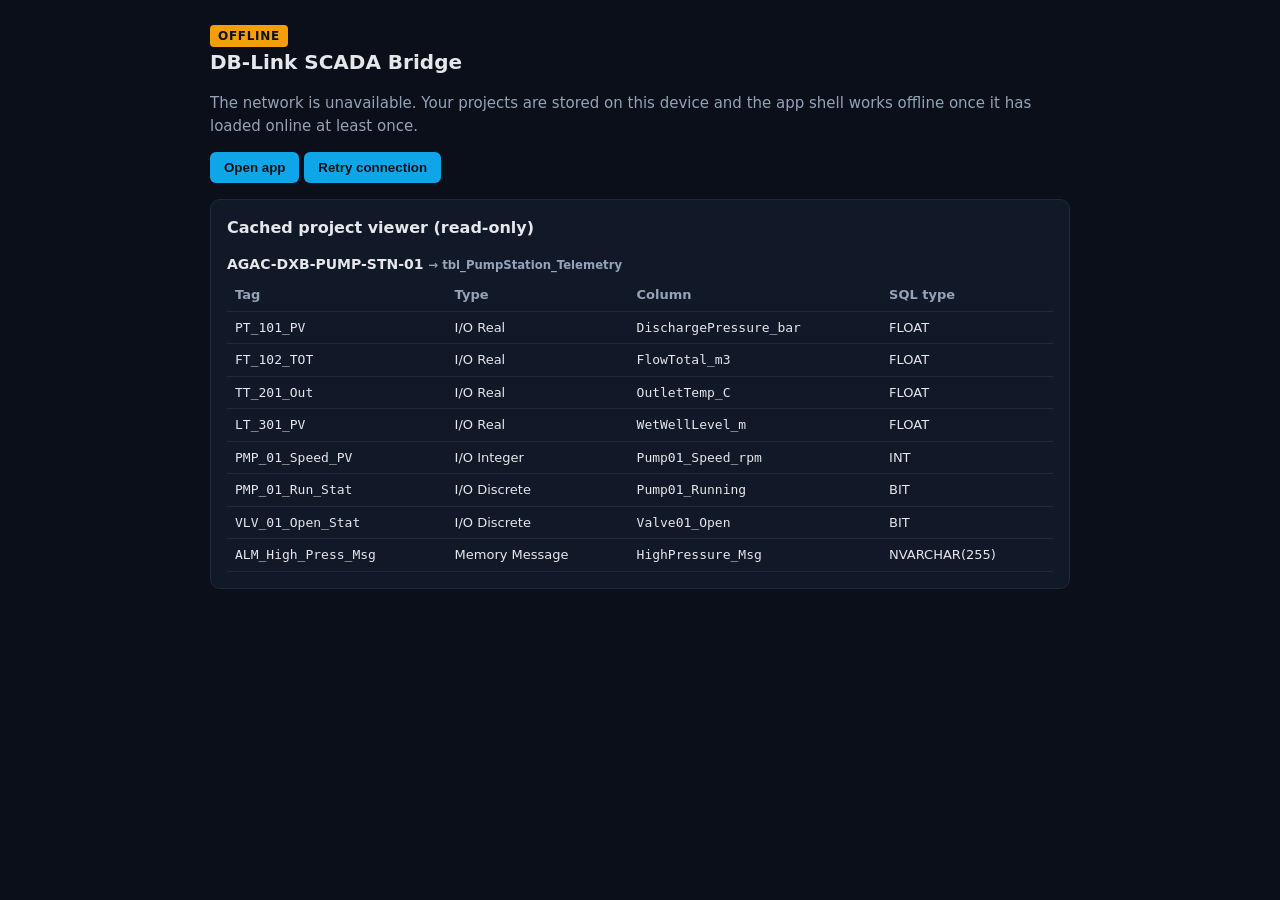
<file: offline.html>
<!doctype html>
<html lang="en">
<head>
<meta charset="utf-8">
<meta name="viewport" content="width=device-width, initial-scale=1">
<title>DB-Link SCADA Bridge - Offline</title>
<meta name="theme-color" content="#0EA5E9">
<style>
  :root{--bg:#0B0F19;--card:#111827;--bd:#1E293B;--cy:#0EA5E9;--am:#F59E0B;--tx:#E5E7EB;--mut:#94A3B8}
  *{box-sizing:border-box}
  body{margin:0;background:var(--bg);color:var(--tx);font:15px/1.5 Inter,system-ui,sans-serif;padding:24px}
  .wrap{max-width:860px;margin:0 auto}
  h1{font-size:20px;margin:0 0 4px}
  .tag{display:inline-block;background:var(--am);color:#0B0F19;font-weight:700;font-size:12px;padding:2px 8px;border-radius:4px;letter-spacing:.06em}
  .card{background:var(--card);border:1px solid var(--bd);border-radius:10px;padding:16px;margin-top:16px}
  table{width:100%;border-collapse:collapse;font-size:13px}
  th,td{text-align:left;padding:6px 8px;border-bottom:1px solid var(--bd)}
  th{color:var(--mut);font-weight:600}
  code{font-family:"JetBrains Mono","Fira Code",monospace}
  .btn{background:var(--cy);color:#04121c;border:0;border-radius:6px;padding:8px 14px;font-weight:700;cursor:pointer}
  p{color:var(--mut)}
</style>
</head>
<body>
<div class="wrap">
  <span class="tag">OFFLINE</span>
  <h1>DB-Link SCADA Bridge</h1>
  <p>The network is unavailable. Your projects are stored on this device and the app shell works offline once it has loaded online at least once.</p>
  <button class="btn" onclick="location.href='index.html'">Open app</button>
  <button class="btn" onclick="location.reload()">Retry connection</button>

  <div class="card">
    <h2 style="margin:0 0 8px;font-size:16px">Cached project viewer (read-only)</h2>
    <div id="projects"><p>Loading local projects...</p></div>
  </div>
</div>
<script>
(function () {
  var box = document.getElementById('projects');
  function esc(s){return String(s).replace(/[&<>"]/g,function(c){return {'&':'&amp;','<':'&lt;','>':'&gt;','"':'&quot;'}[c];});}
  try {
    var req = indexedDB.open('dblink-scada', 1);
    req.onerror = function(){ box.innerHTML = '<p>No local database found.</p>'; };
    req.onsuccess = function () {
      var db = req.result;
      if (!db.objectStoreNames.contains('projects')) { box.innerHTML = '<p>No saved projects yet.</p>'; return; }
      var all = db.transaction('projects').objectStore('projects').getAll();
      all.onsuccess = function () {
        var list = all.result || [];
        if (!list.length) { box.innerHTML = '<p>No saved projects yet.</p>'; return; }
        box.innerHTML = list.map(function (p) {
          var rows = (p.tags || []).map(function (t) {
            return '<tr><td><code>' + esc(t.tag) + '</code></td><td>' + esc(t.tagType) + '</td><td><code>' + esc(t.col) + '</code></td><td>' + esc(t.sqlType) + '</td></tr>';
          }).join('');
          return '<h3 style="margin:14px 0 4px;font-size:14px">' + esc(p.name) + ' <small style="color:#94A3B8">&rarr; ' + esc(p.table || '') + '</small></h3>' +
            '<table><thead><tr><th>Tag</th><th>Type</th><th>Column</th><th>SQL type</th></tr></thead><tbody>' + rows + '</tbody></table>';
        }).join('');
      };
    };
  } catch (e) { box.innerHTML = '<p>Local storage is not available.</p>'; }
})();
</script>
</body>
</html>
</file>
<file: css/styles.css>
/* DB-Link SCADA Bridge - ISA-101 inspired dark HMI theme */
:root{
  --bg:#0B0F19; --card:#111827; --bd:#1E293B; --bd2:#334155;
  --cy:#0EA5E9; --am:#F59E0B; --gn:#10B981; --rd:#EF4444;
  --tx:#E5E7EB; --mut:#94A3B8;
  --mono:"JetBrains Mono","Fira Code",ui-monospace,Consolas,monospace;
  --sans:Inter,system-ui,-apple-system,"Segoe UI",Roboto,sans-serif;
}
*{box-sizing:border-box}
html,body{margin:0;background:var(--bg);color:var(--tx);font:14px/1.5 var(--sans);-webkit-text-size-adjust:100%}
body{padding-top:env(safe-area-inset-top);min-height:100vh;padding-bottom:72px}
.sr-only{position:absolute;width:1px;height:1px;overflow:hidden;clip:rect(0 0 0 0)}
h2{font-size:18px;margin:0 0 4px}
h3{font-size:14px;margin:0 0 8px;color:var(--cy);text-transform:uppercase;letter-spacing:.06em}
p.hint,.hint{color:var(--mut);font-size:12.5px;margin:2px 0 10px}
code,pre,textarea.code,.mono{font-family:var(--mono)}

/* top bar */
.topbar{position:sticky;top:0;z-index:20;display:flex;flex-wrap:wrap;gap:8px;align-items:center;justify-content:space-between;
  background:var(--card);border-bottom:1px solid var(--bd);padding:8px 14px;padding-top:calc(8px + env(safe-area-inset-top))}
.brand{display:flex;align-items:center;gap:8px;font-weight:500;font-size:16px}
.brand b{color:var(--cy)}
.top-controls{display:flex;gap:8px;align-items:center;flex-wrap:wrap}
.badge{font-size:11px;font-weight:800;letter-spacing:.08em;padding:3px 9px;border-radius:999px;border:1px solid}
.badge.online{color:var(--gn);border-color:var(--gn);background:rgba(16,185,129,.1)}
.badge.offline{color:var(--am);border-color:var(--am);background:rgba(245,158,11,.1)}
.update-bar{background:var(--am);color:#111;padding:6px 14px;font-weight:600}

/* controls */
select,input,textarea{background:#0B1220;color:var(--tx);border:1px solid var(--bd2);border-radius:6px;padding:6px 8px;font:inherit;max-width:100%}
select:focus,input:focus,textarea:focus,.btn:focus-visible,button:focus-visible{outline:2px solid var(--cy);outline-offset:1px}
input[type=checkbox]{width:16px;height:16px;accent-color:var(--cy)}
.btn{background:#1B2638;color:var(--tx);border:1px solid var(--bd2);border-radius:6px;padding:8px 14px;font-weight:600;cursor:pointer;font-family:inherit}
.btn:hover{border-color:var(--cy)}
.btn.primary{background:var(--cy);border-color:var(--cy);color:#03131d}
.btn.danger{color:var(--rd)}
.btn.small{padding:4px 10px;font-size:12.5px}
.btn[hidden]{display:none}

/* nav */
.nav{display:flex;gap:4px;padding:8px 14px 0;overflow-x:auto;border-bottom:1px solid var(--bd);background:var(--bg)}
.nav button{background:none;border:0;border-bottom:3px solid transparent;color:var(--mut);padding:10px 12px;cursor:pointer;font-weight:600;white-space:nowrap;font-family:inherit;font-size:13.5px}
.nav button span{display:inline-grid;place-items:center;width:20px;height:20px;border-radius:50%;background:var(--bd);font-size:11px;margin-right:4px}
.nav button.active{color:var(--tx);border-bottom-color:var(--cy)}
.nav button.active span{background:var(--cy);color:#03131d}

main{padding:14px;max-width:1280px;margin:0 auto}
.module{display:none}
.module.active{display:block}
.card{background:var(--card);border:1px solid var(--bd);border-radius:10px;padding:14px;margin-bottom:14px}
.grid{display:grid;gap:14px}
.g2{grid-template-columns:repeat(auto-fit,minmax(320px,1fr))}
.g3{grid-template-columns:repeat(auto-fit,minmax(220px,1fr))}
.row{display:flex;gap:8px;flex-wrap:wrap;align-items:center}
.field{display:flex;flex-direction:column;gap:3px;min-width:140px;flex:1}
.field label{font-size:11.5px;color:var(--mut);font-weight:600;text-transform:uppercase;letter-spacing:.05em}
.field input,.field select{width:100%}

/* table */
.tbl-wrap{overflow-x:auto}
table{width:100%;border-collapse:collapse;font-size:13px}
th,td{padding:5px 6px;border-bottom:1px solid var(--bd);text-align:left;vertical-align:middle}
th{color:var(--mut);font-size:11.5px;text-transform:uppercase;letter-spacing:.05em;white-space:nowrap}
td input,td select{width:100%;min-width:90px}
td.chk{text-align:center;width:60px}
tr.lvl-err td:first-child{box-shadow:inset 3px 0 var(--rd)}
tr.lvl-warn td:first-child{box-shadow:inset 3px 0 var(--am)}
tr.lvl-ok td:first-child{box-shadow:inset 3px 0 var(--gn)}
.issue{font-size:12px;padding:2px 0}
.issue.err{color:var(--rd)} .issue.warn{color:var(--am)} .issue.ok{color:var(--gn)}
.pill{display:inline-block;font-size:11px;font-weight:700;padding:1px 8px;border-radius:999px;border:1px solid}
.pill.err{color:var(--rd);border-color:var(--rd)} .pill.warn{color:var(--am);border-color:var(--am)} .pill.ok{color:var(--gn);border-color:var(--gn)}

/* code */
pre.codeblock{background:#070B14;border:1px solid var(--bd);border-radius:8px;padding:12px;overflow:auto;max-height:560px;margin:0;font-size:12.5px;line-height:1.5;tab-size:2;white-space:pre}
.tk-k{color:#38BDF8;font-weight:600} .tk-s{color:#86EFAC} .tk-c{color:#64748B;font-style:italic} .tk-n{color:#FBBF24}
textarea.code{width:100%;min-height:130px;font-size:12.5px}
.tabs{display:flex;gap:6px;flex-wrap:wrap;margin-bottom:10px}
.tabs button{background:var(--bd);border:1px solid var(--bd2);color:var(--mut);padding:6px 12px;border-radius:6px;cursor:pointer;font-weight:600;font-family:inherit}
.tabs button.active{background:var(--cy);color:#03131d;border-color:var(--cy)}
.alert{border-left:4px solid var(--am);background:rgba(245,158,11,.08);padding:8px 12px;border-radius:4px;font-size:12.5px;margin:8px 0}
.alert.err{border-color:var(--rd);background:rgba(239,68,68,.08)}
.alert.ok{border-color:var(--gn);background:rgba(16,185,129,.08)}

/* stats */
.stat{background:#0B1220;border:1px solid var(--bd);border-radius:8px;padding:10px}
.stat .v{font:700 20px var(--mono);color:var(--cy)}
.stat .l{font-size:11.5px;color:var(--mut);text-transform:uppercase;letter-spacing:.05em}

/* sim */
.live{display:grid;grid-template-columns:repeat(auto-fill,minmax(190px,1fr));gap:8px}
.live .tagbox{background:#0B1220;border:1px solid var(--bd);border-radius:8px;padding:8px}
.live .tagbox .n{font:12px var(--mono);color:var(--mut)}
.live .tagbox .val{font:700 18px var(--mono)}
.led{display:inline-block;width:12px;height:12px;border-radius:50%;background:#374151;margin-right:6px;vertical-align:middle}
.led.on{background:var(--gn);box-shadow:0 0 8px var(--gn)}
.checklist{list-style:none;padding:0;margin:0}
.checklist li{padding:8px 0;border-bottom:1px solid var(--bd)}
.checklist label{display:flex;gap:8px;align-items:flex-start;cursor:pointer}
.checklist b{color:var(--am)}

/* icons */
.icon-grid{display:flex;gap:10px;flex-wrap:wrap}
.icon-grid figure{margin:0;text-align:center;font-size:11px;color:var(--mut)}
.icon-grid canvas{background:repeating-conic-gradient(#1E293B 0 25%,#0B0F19 0 50%) 0 0/12px 12px;border-radius:8px;display:block;margin:0 auto 3px;max-width:96px;max-height:96px}

.toast{position:fixed;left:50%;bottom:84px;transform:translate(-50%,20px);background:var(--cy);color:#03131d;font-weight:700;padding:8px 16px;border-radius:8px;opacity:0;pointer-events:none;transition:.2s;z-index:50}
.toast.show{opacity:1;transform:translate(-50%,0)}

/* mobile: bottom nav */
@media (max-width:720px){
  .nav{position:fixed;bottom:0;left:0;right:0;z-index:30;border-top:1px solid var(--bd);border-bottom:0;background:var(--card);padding:0 4px env(safe-area-inset-bottom);justify-content:space-between}
  .nav button{flex:1;padding:10px 2px;font-size:11px;border-bottom:0;border-top:3px solid transparent;text-align:center}
  .nav button.active{border-top-color:var(--cy)}
  .nav button span{display:block;margin:0 auto 2px}
}

/* print: FAT/SAT report only */
@media print{
  body{background:#fff;color:#000;padding:0}
  .topbar,.nav,.toast,.update-bar,.no-print,.module:not(.active){display:none !important}
  .card{border:0;background:#fff;padding:0}
  #fatPreview{display:block !important;color:#000;font-size:11pt}
  #fatPreview table{border:1px solid #444}
  #fatPreview th,#fatPreview td{border:1px solid #444;color:#000}
}
</file>
